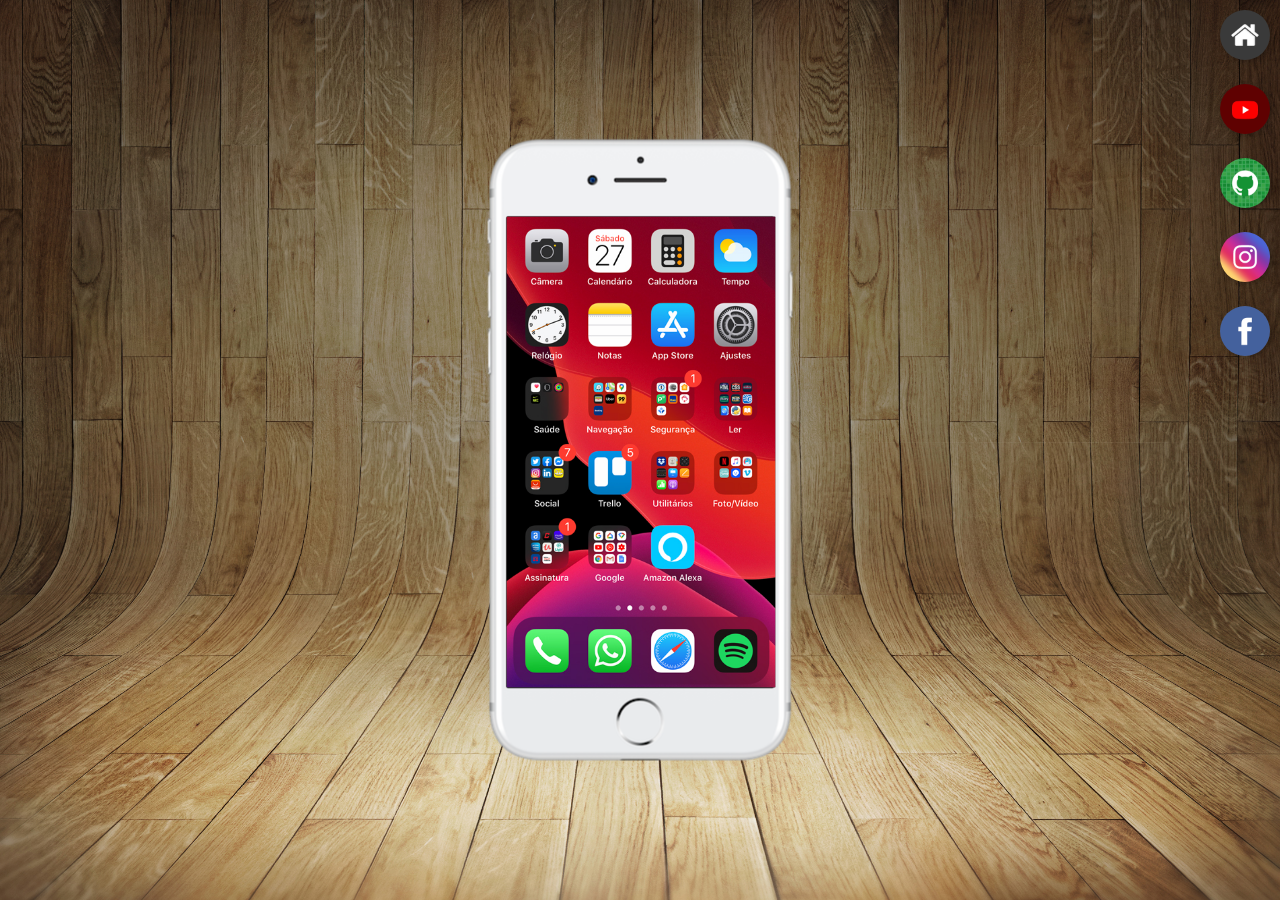
<file: index.html>
<!DOCTYPE html>
<html lang="pt-br">
<head>
    <meta charset="UTF-8">
    <meta http-equiv="X-UA-Compatible" content="IE=edge">
    <meta name="viewport" content="width=device-width, initial-scale=1.0">
    <title>Projetos Redes sociais</title>
    <link rel="shortcut icon" href="favicon.ico" type="image/x-icon">
    <link rel="stylesheet" href="estilos/style.css">
</head>
<body>
    <main>
        <section id="telefone">
            <iframe src="home.html" name="tela" id="tela" frameborder="0"></iframe>
        </section>

        <section id="redes-sociais">
            <a href="home.html" target="tela"><img src="imagens/logo-home.jpg" alt="home"></a> <br>
            <a href="youtube.html" target="tela"><img src="imagens/logo-youtube.jpg" alt="Youtube"></a><br>
            <a href="github.html" target="tela"><img src="imagens/logo-github.jpg" alt="github"></a><br>
            <a href="instagram.html" target="tela"><img src="imagens/logo-instagram.jpg" alt="instagram"> </a><br>
            <a href="facebook.html" target="tela"><img src="imagens/logo-facebook.jpg" alt="facebook"> </a>
        </section>
    </main>
</body>
</html>
</file>
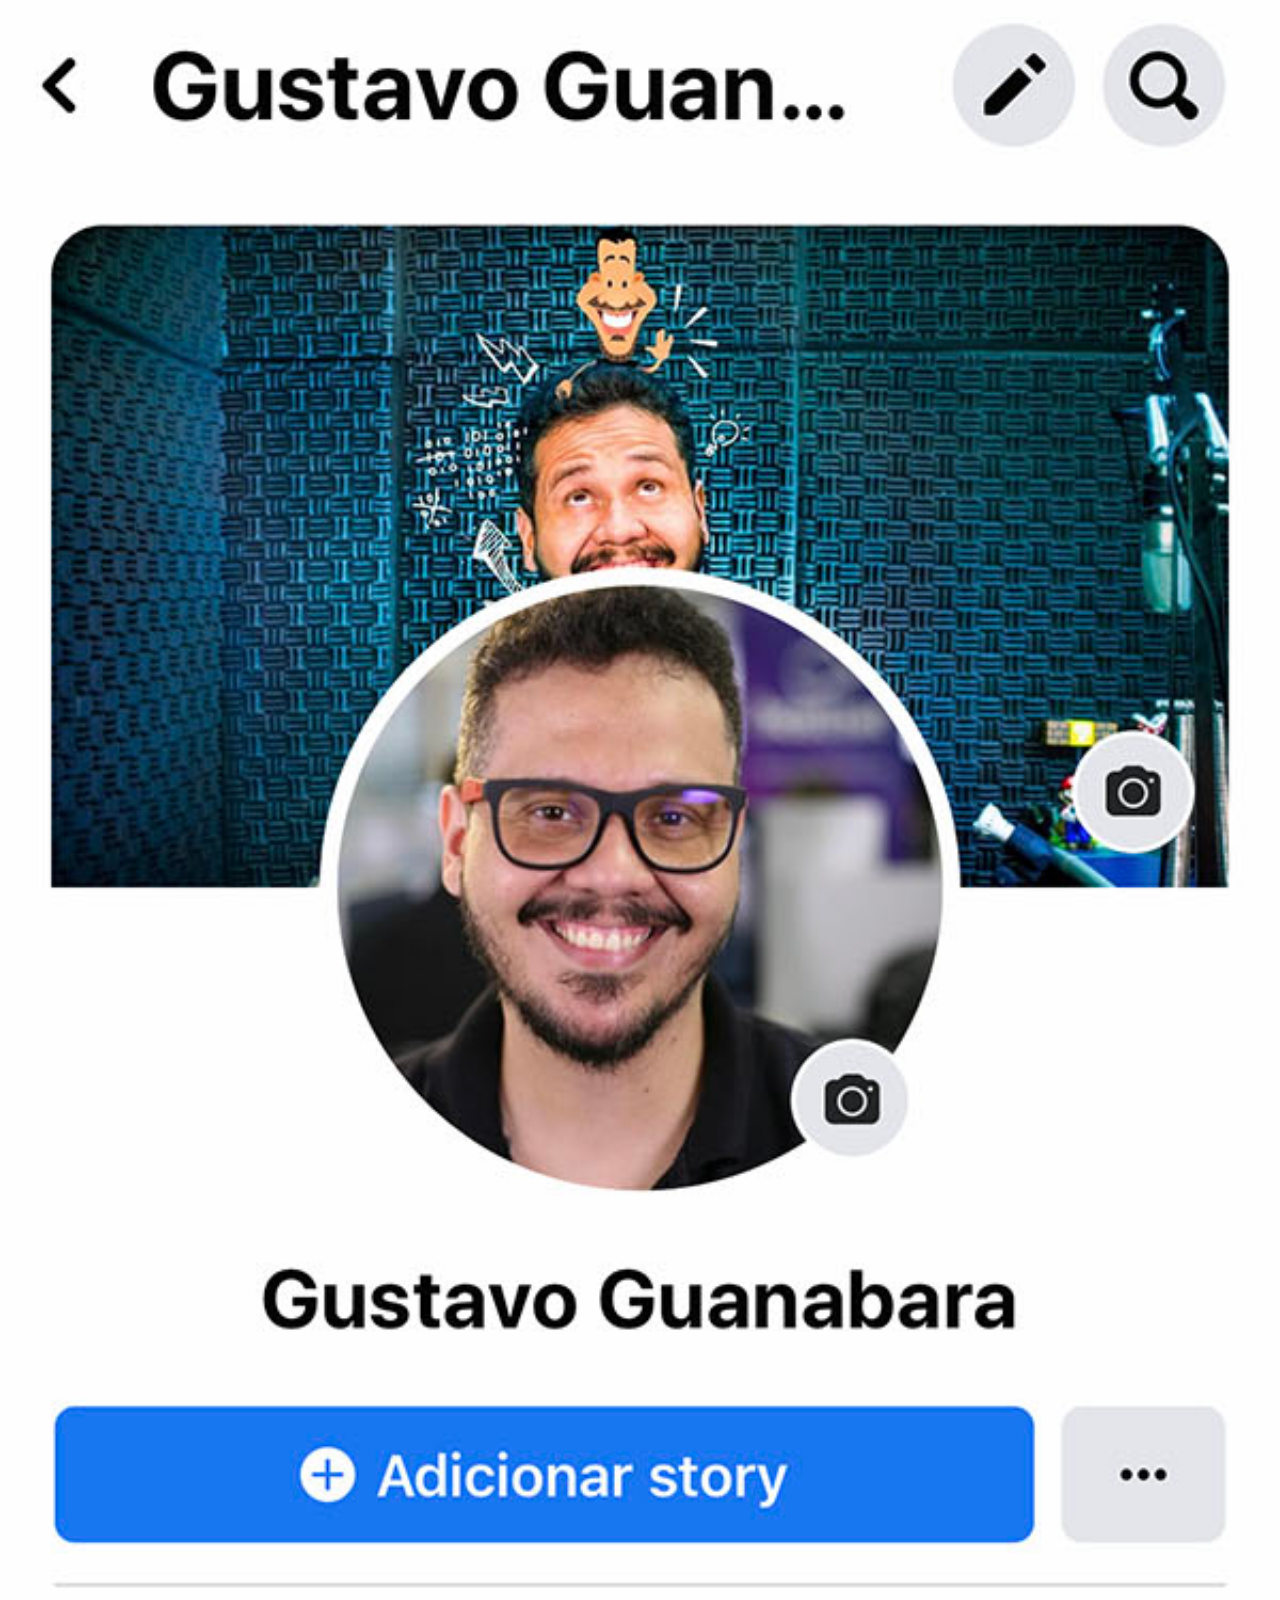
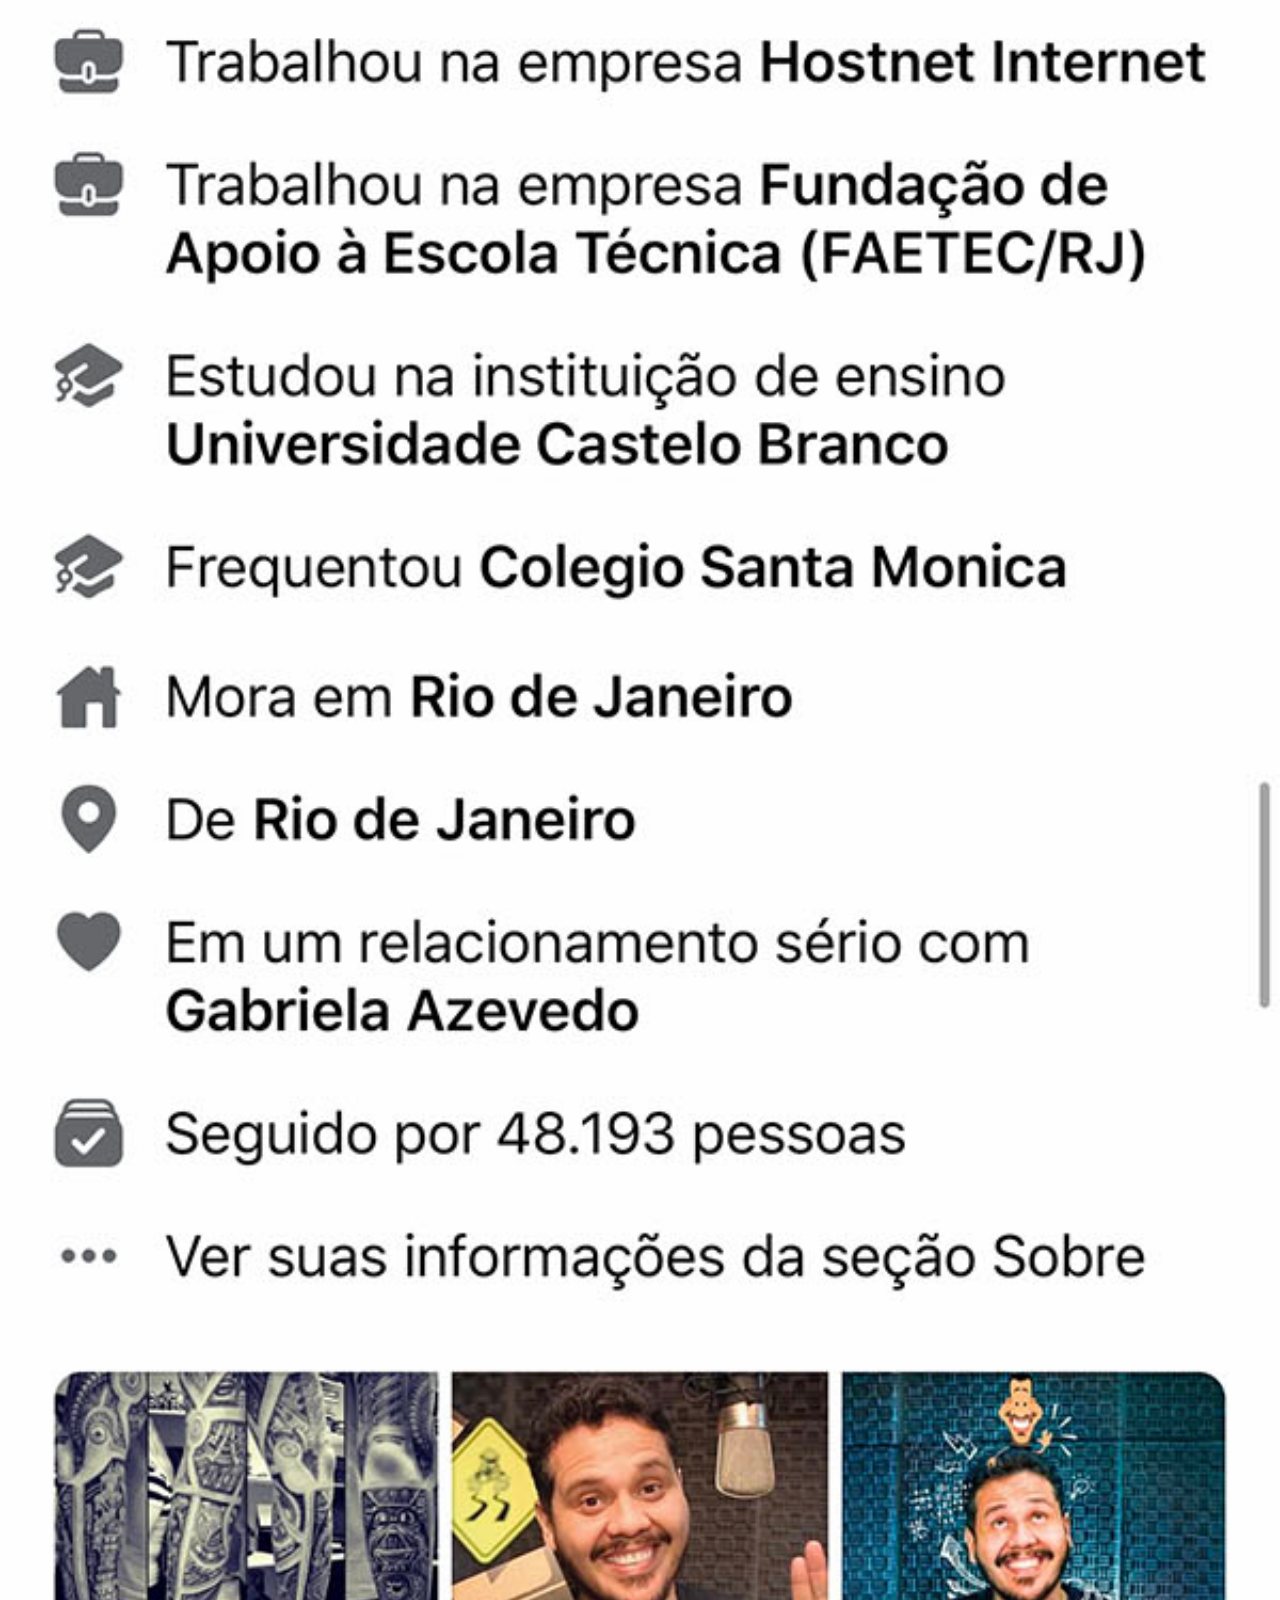
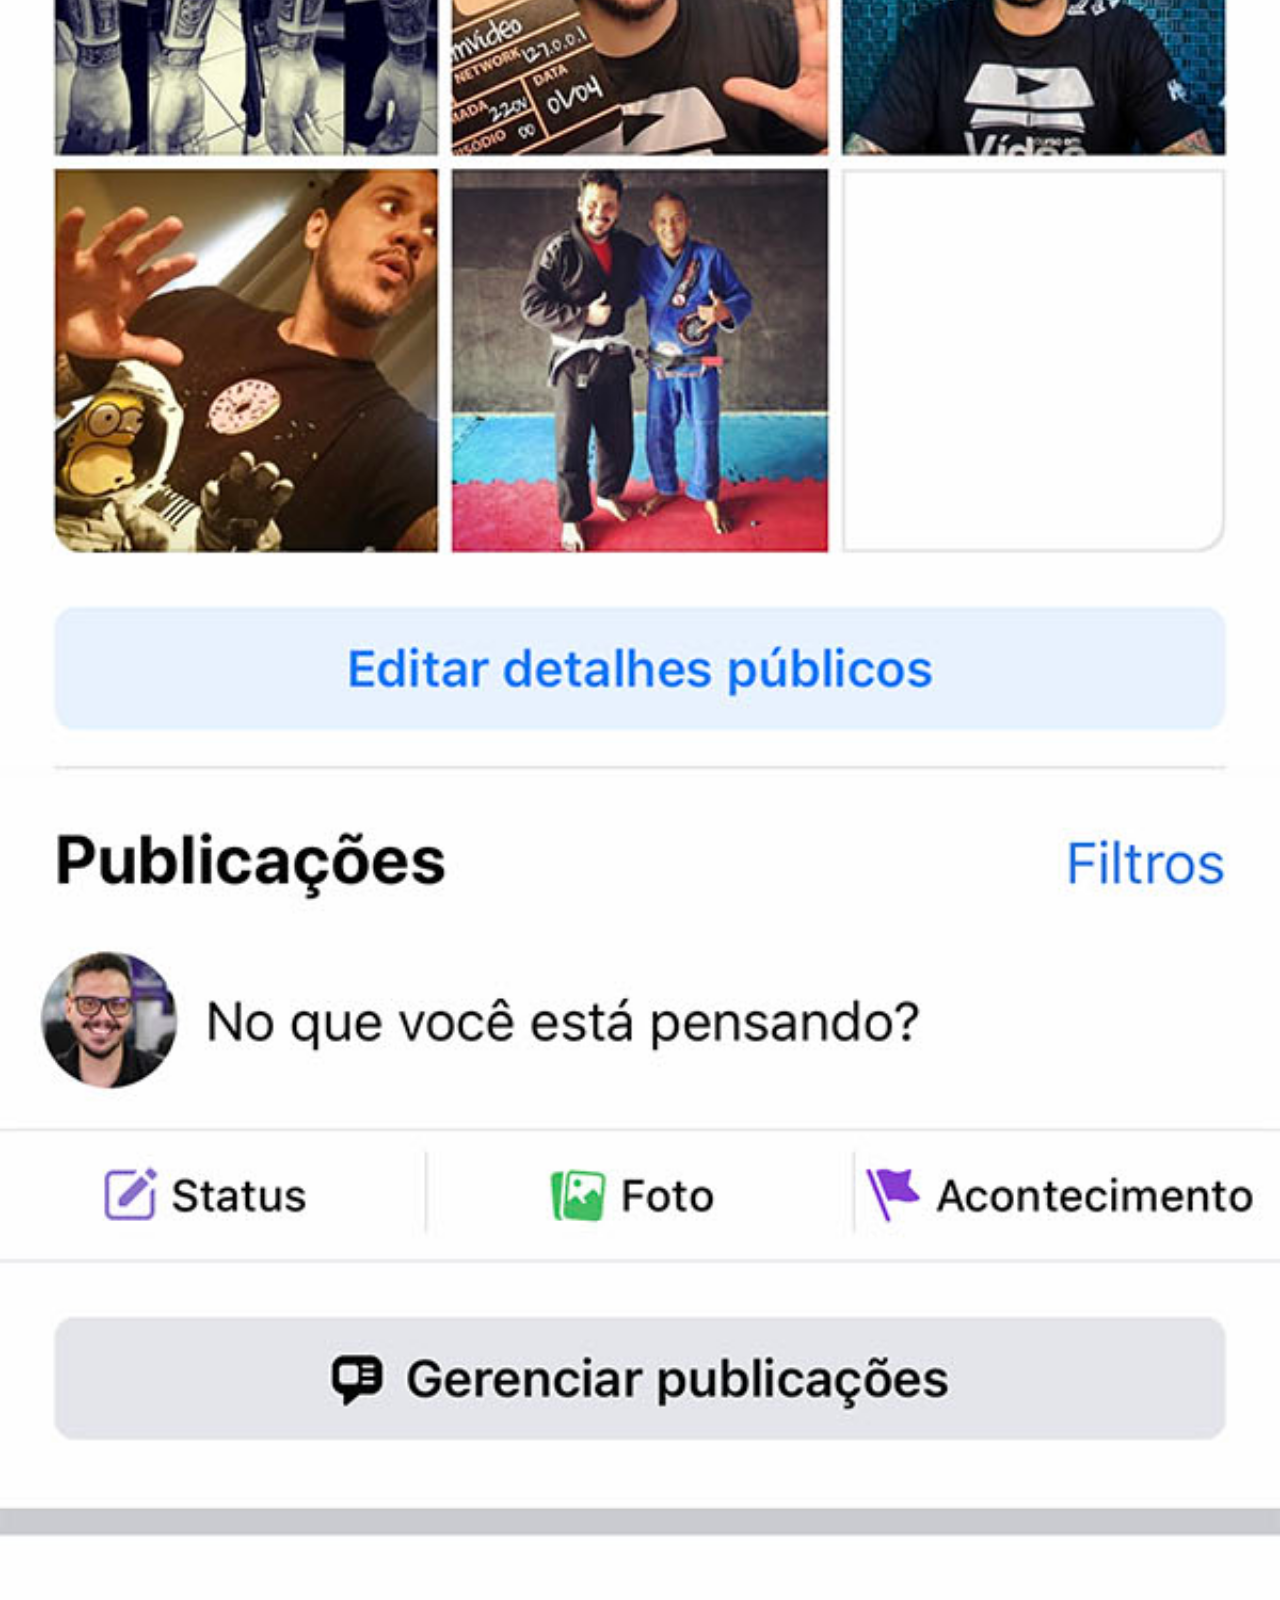
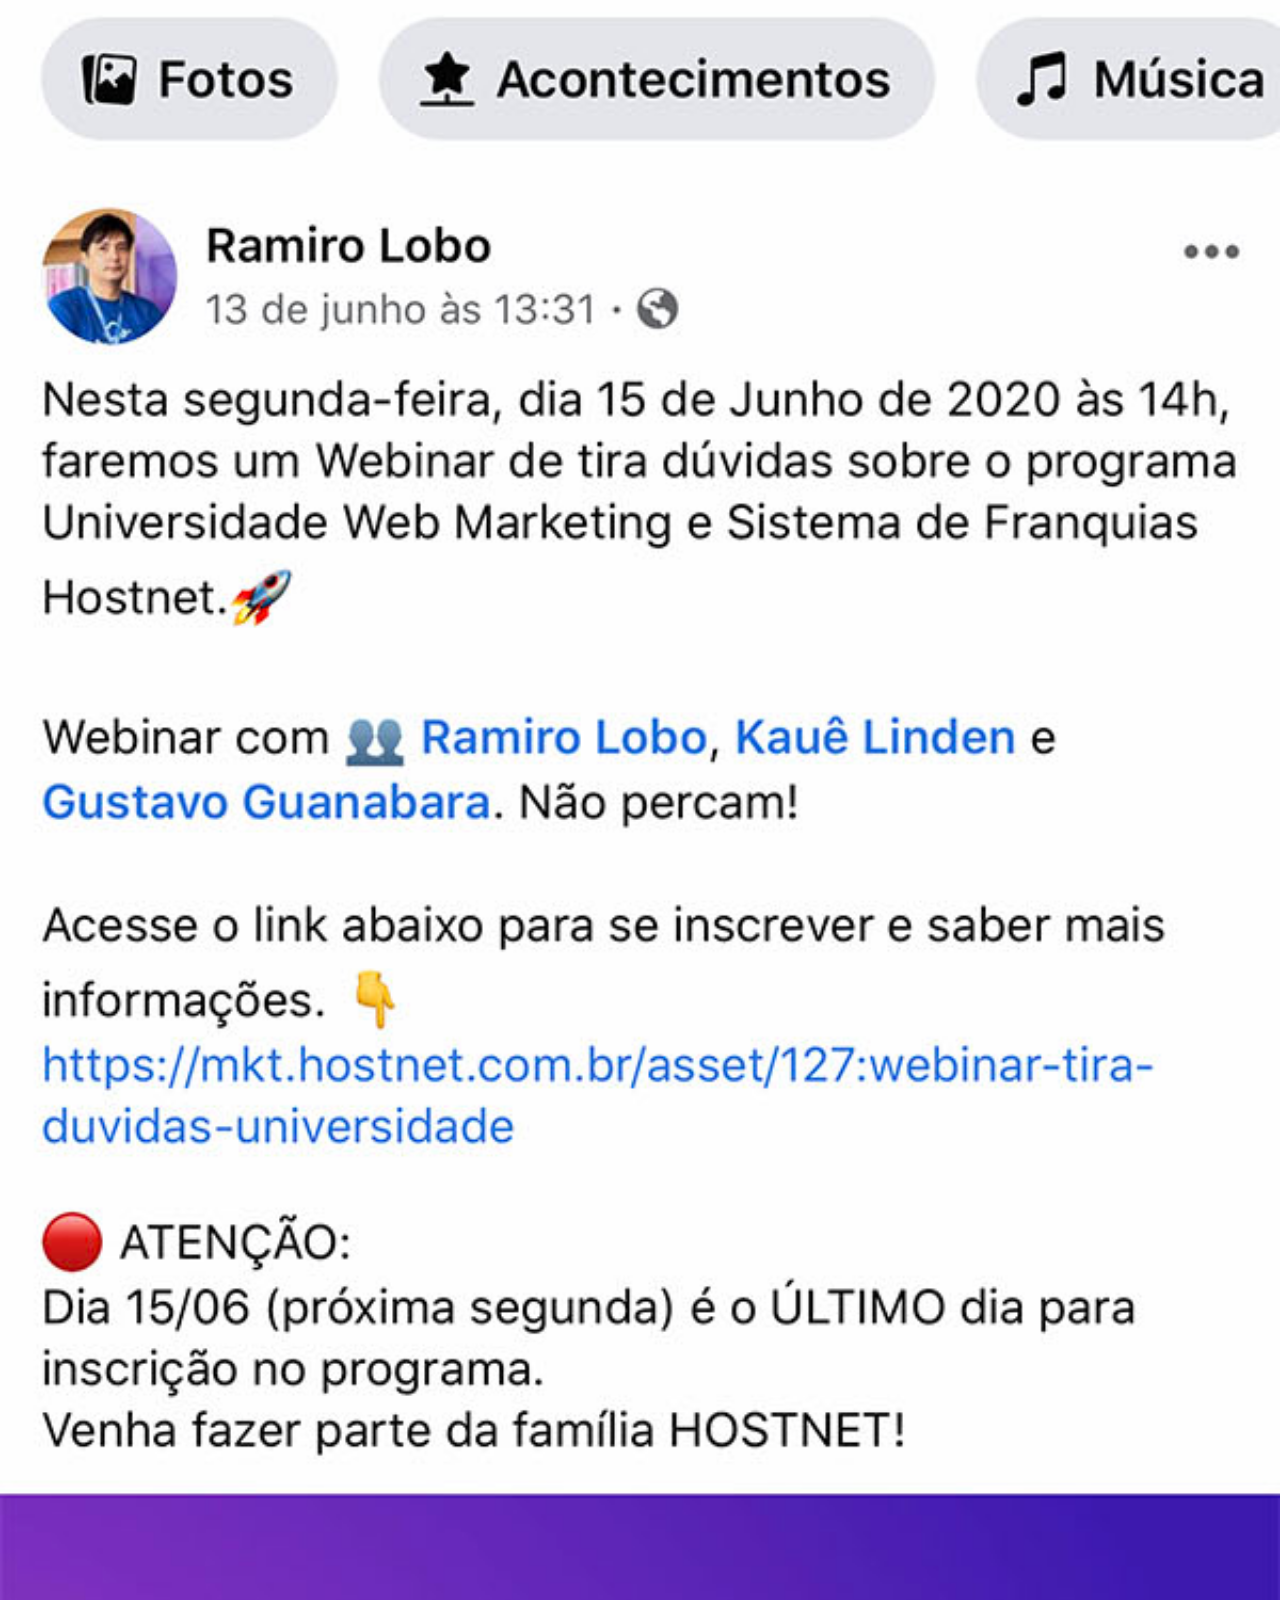
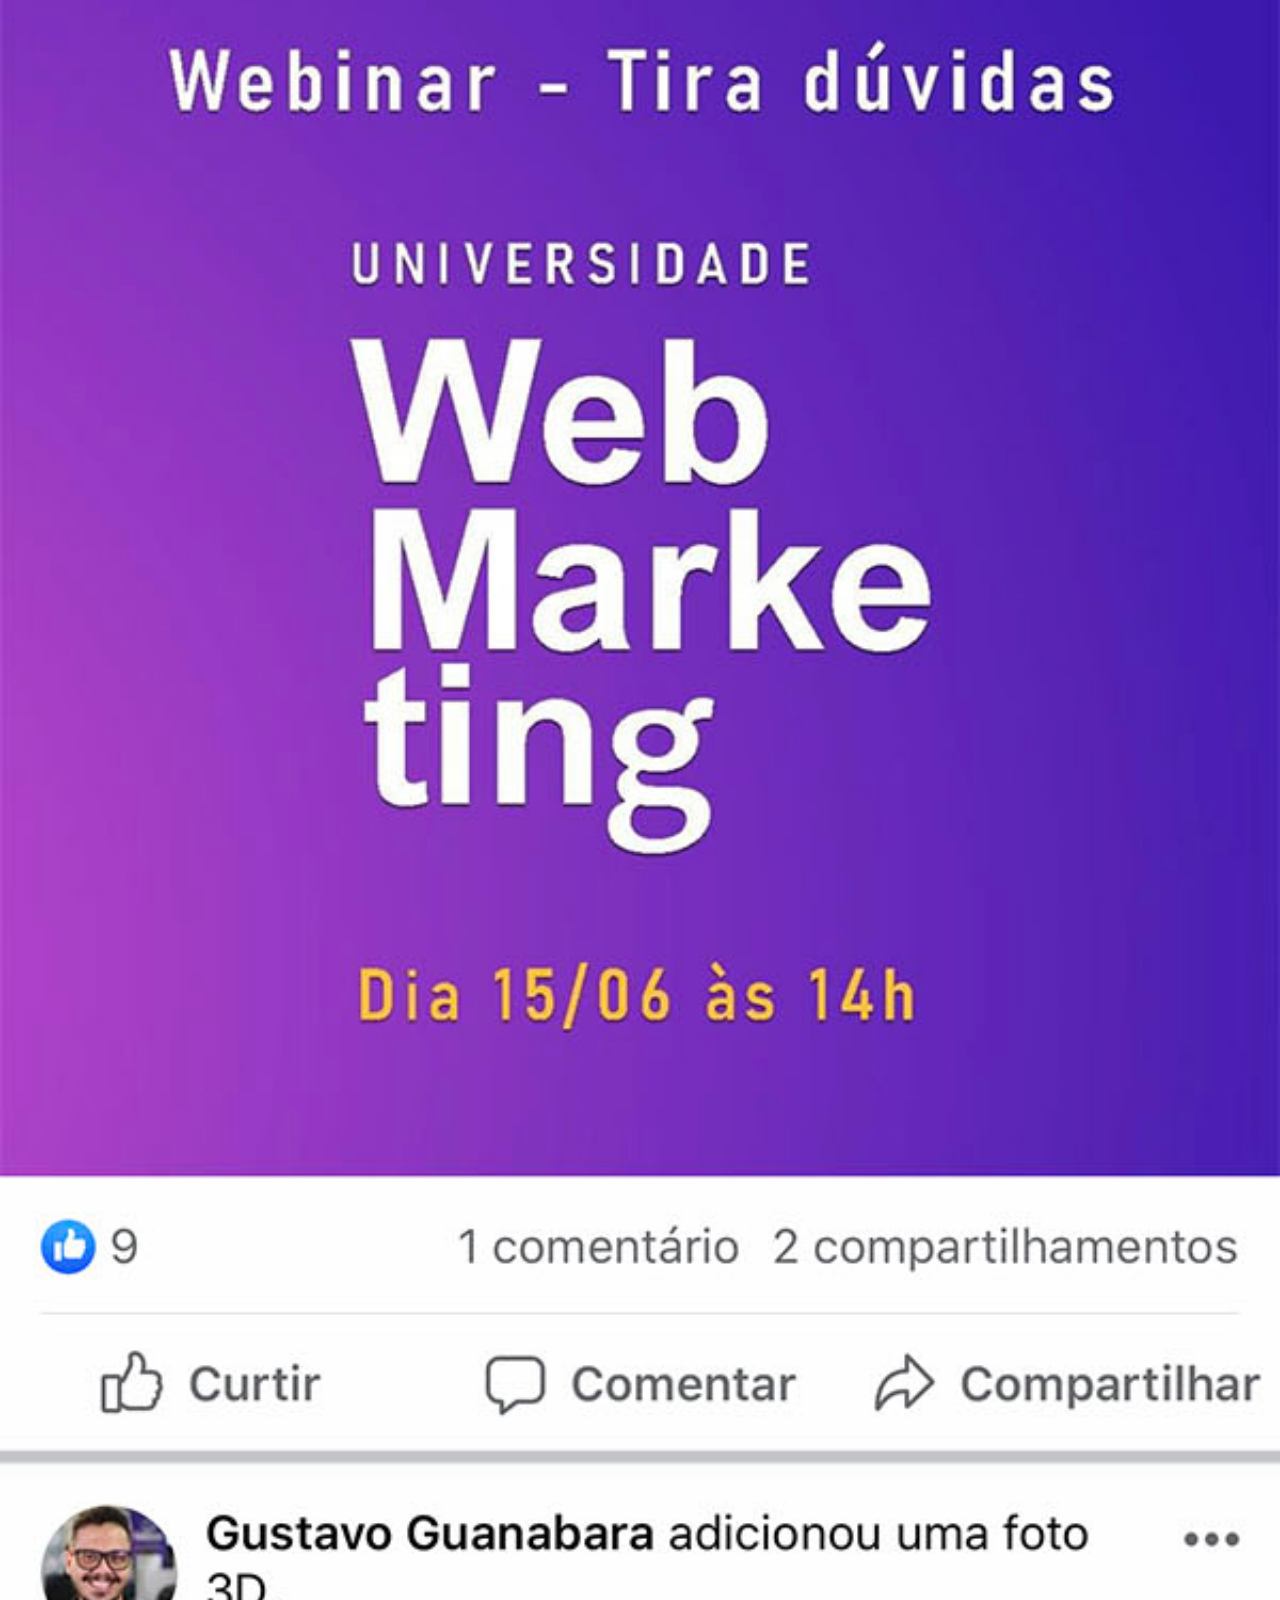
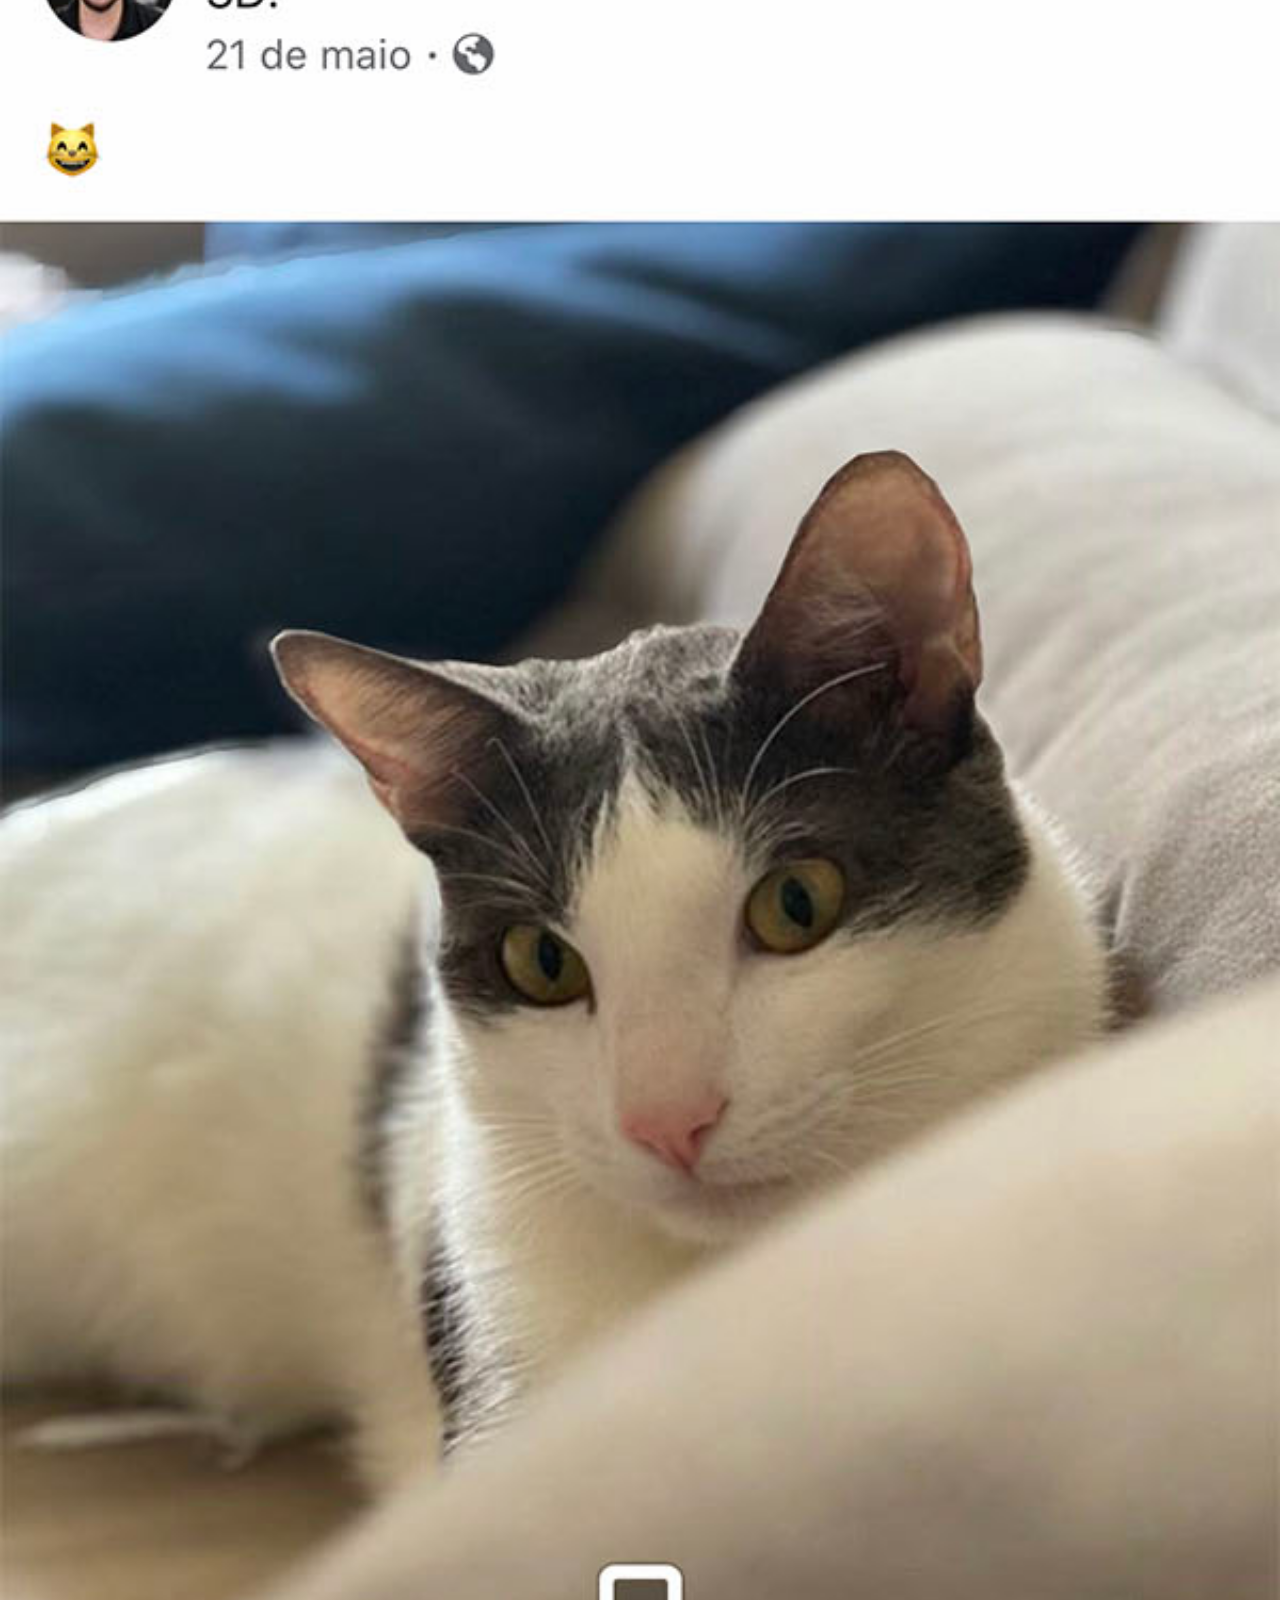
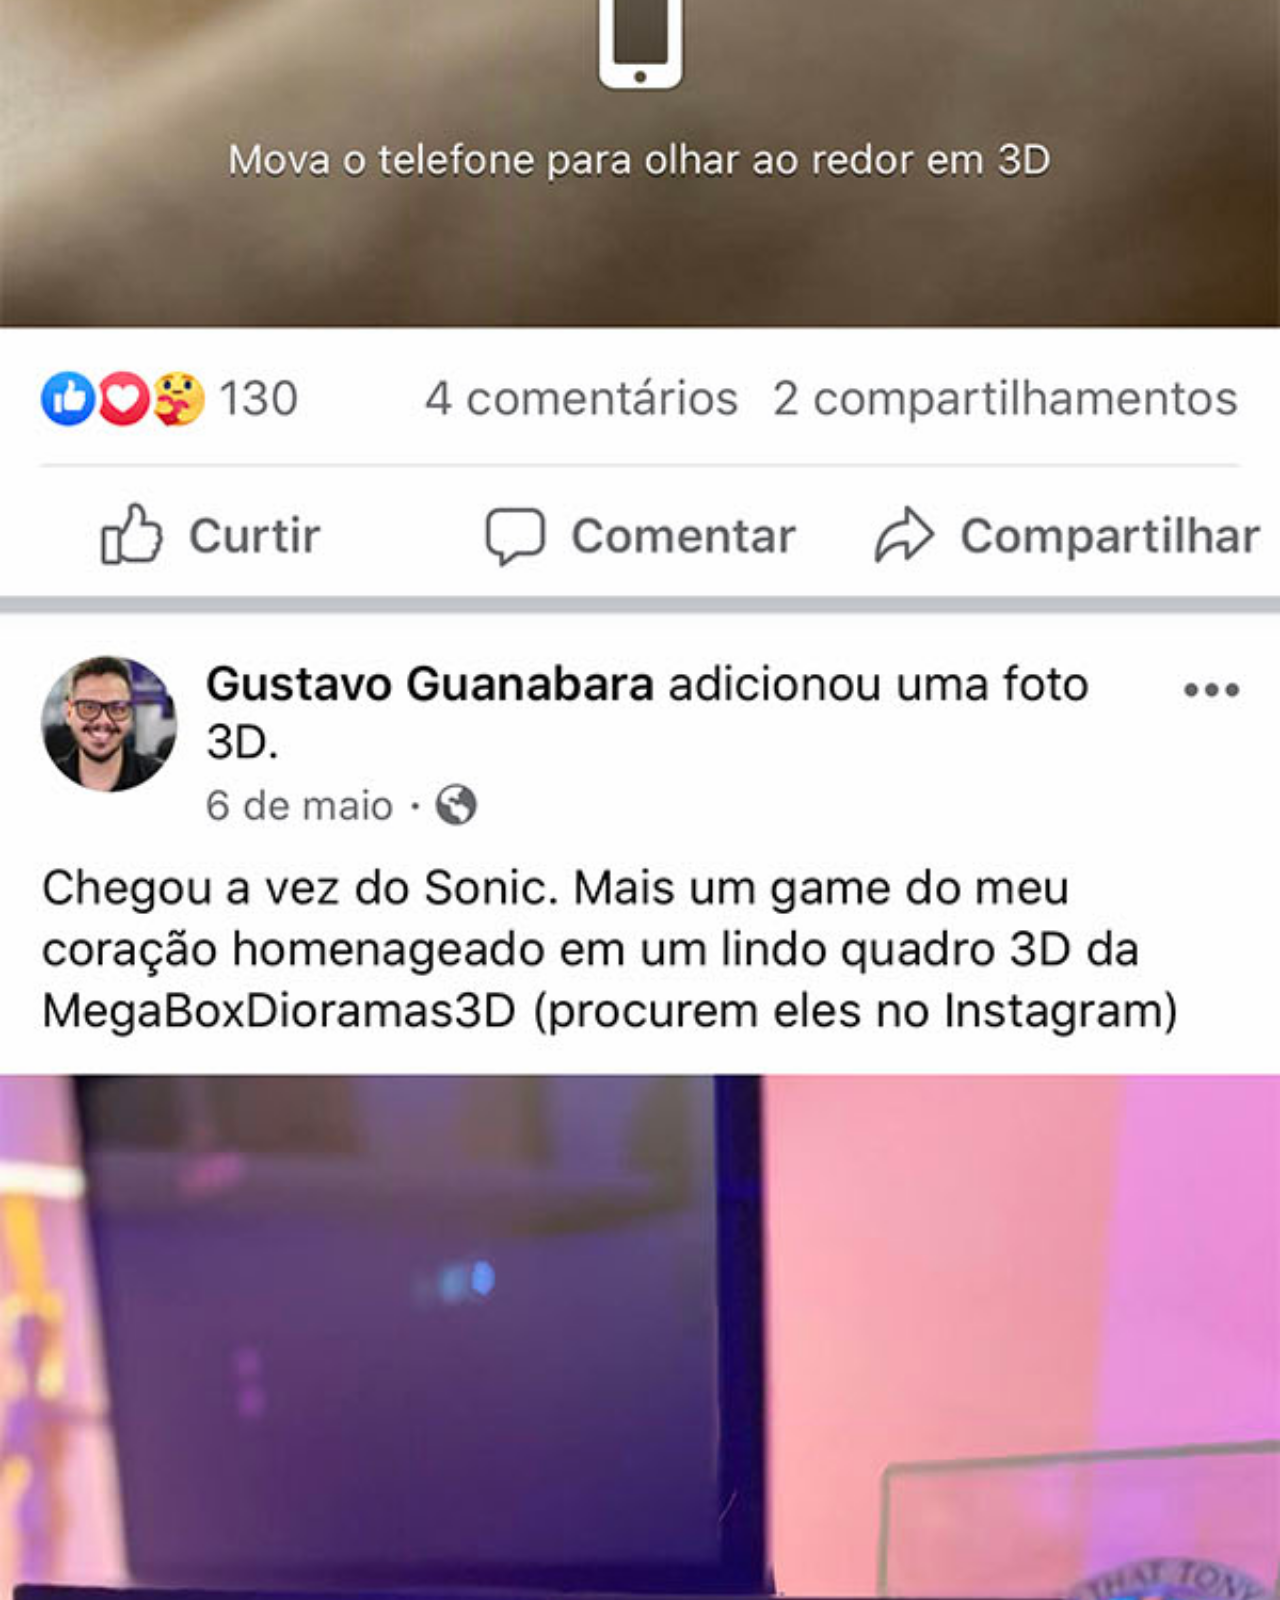
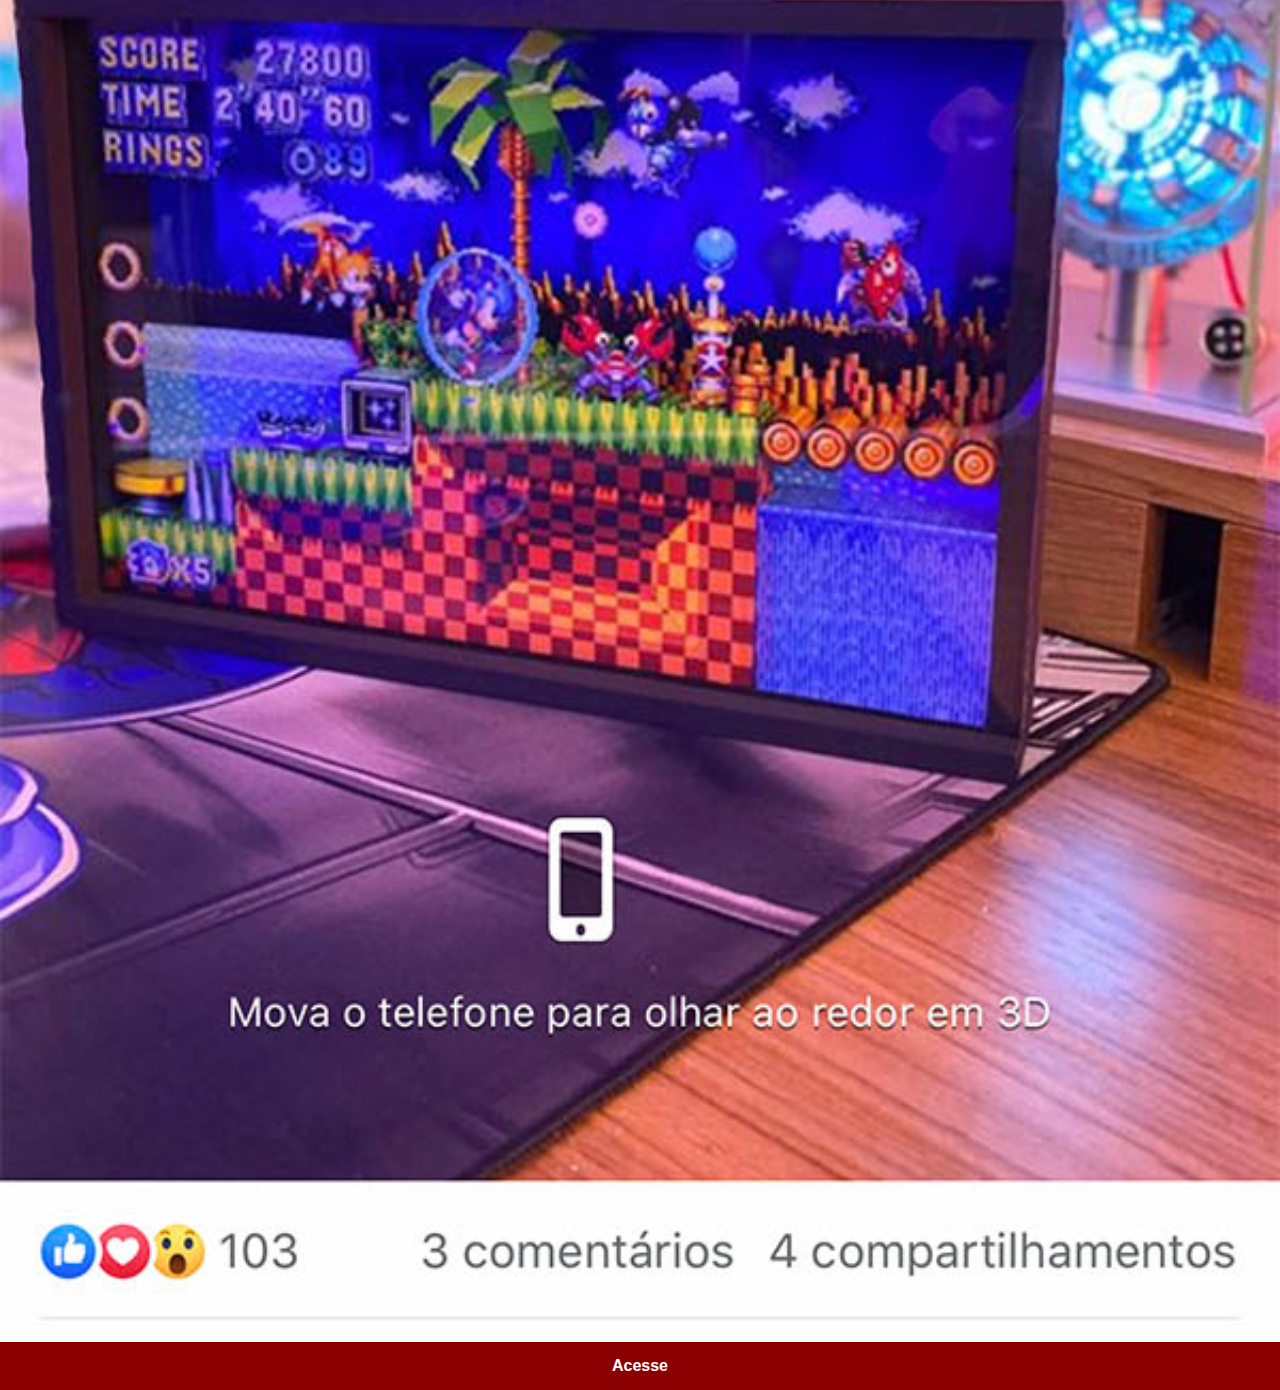
<file: facebook.html>
<!DOCTYPE html>
<html lang="pt-bt">
<head>
    <meta charset="UTF-8">
    <meta http-equiv="X-UA-Compatible" content="IE=edge">
    <meta name="viewport" content="width=device-width, initial-scale=1.0">
    <title>Youtube</title>
    <link rel="stylesheet" href="estilos/social.css">
    
</head>
<body>
    <img src="imagens/tela-facebook.jpg" alt="Facebook">
    <a href="https://www.facebook.com/gustavoguanabara" target="_blank"> Acesse</a>
</body>
</html>
</file>
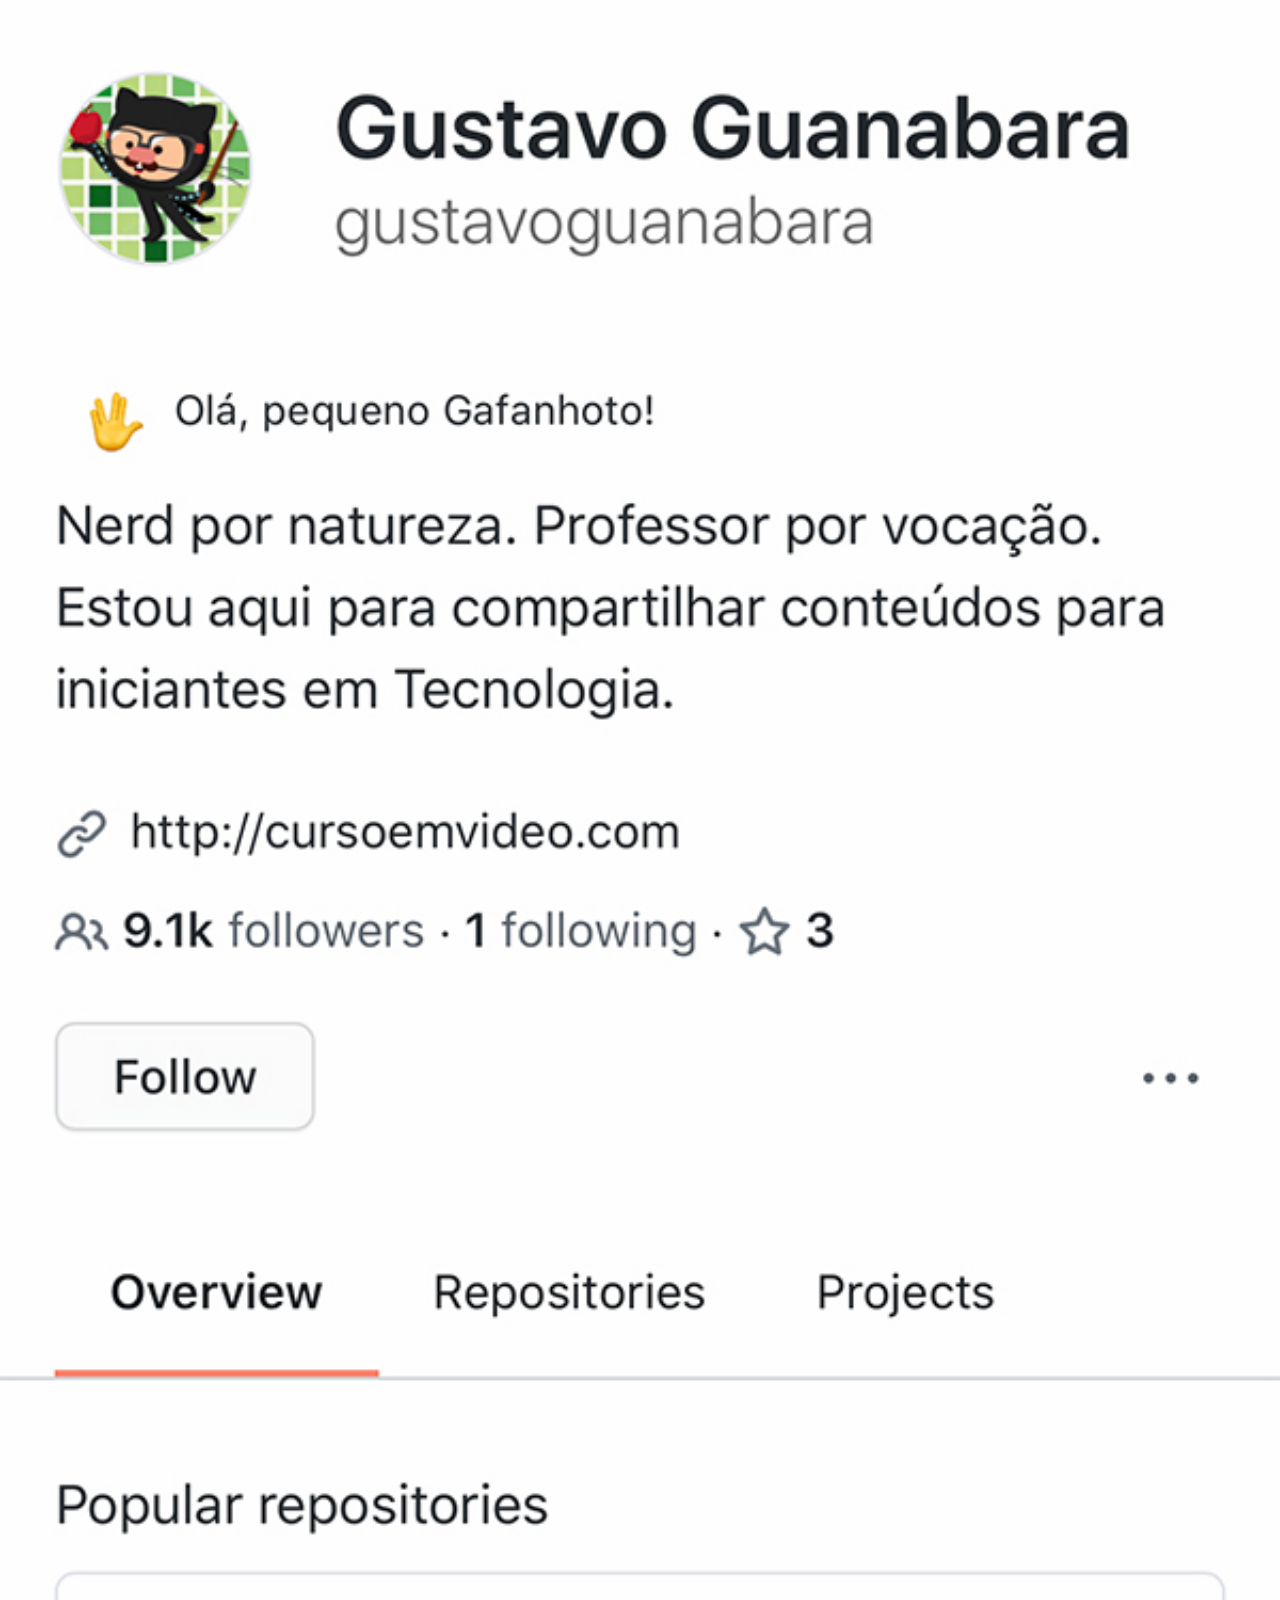
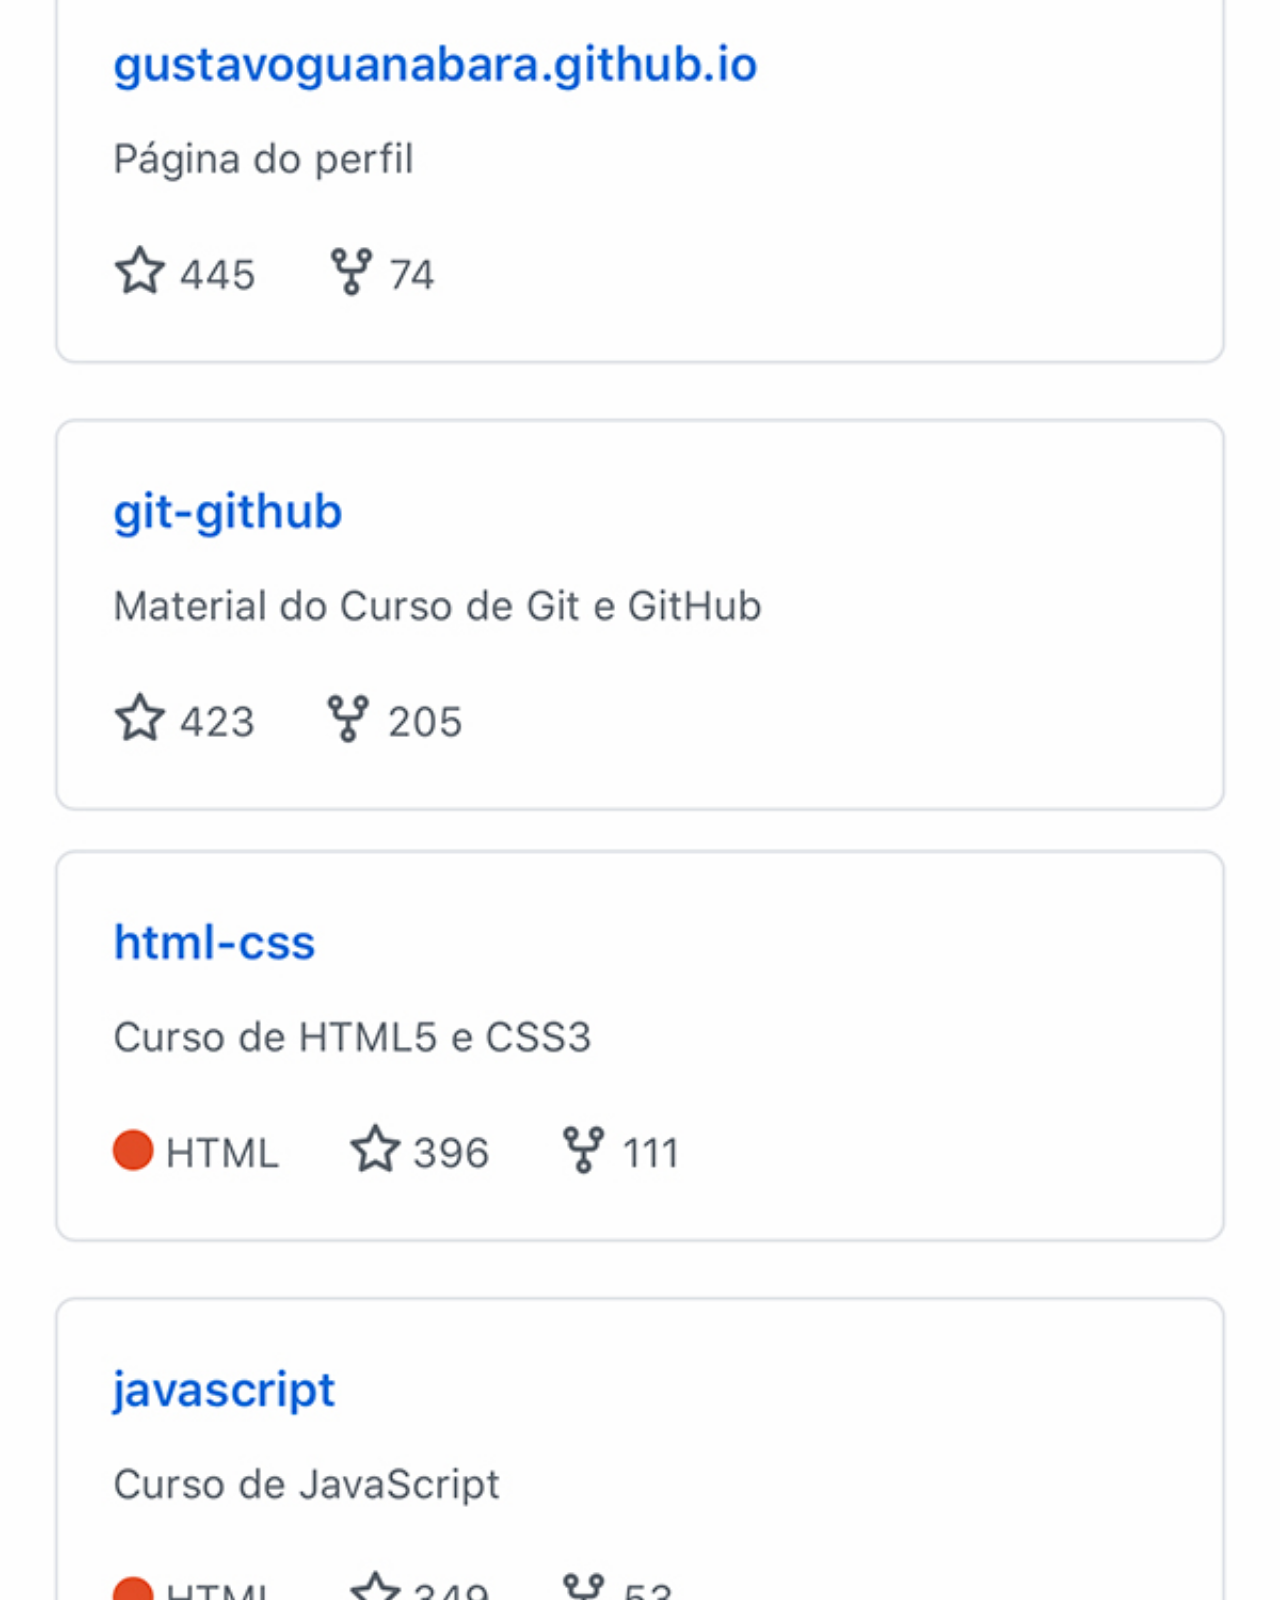
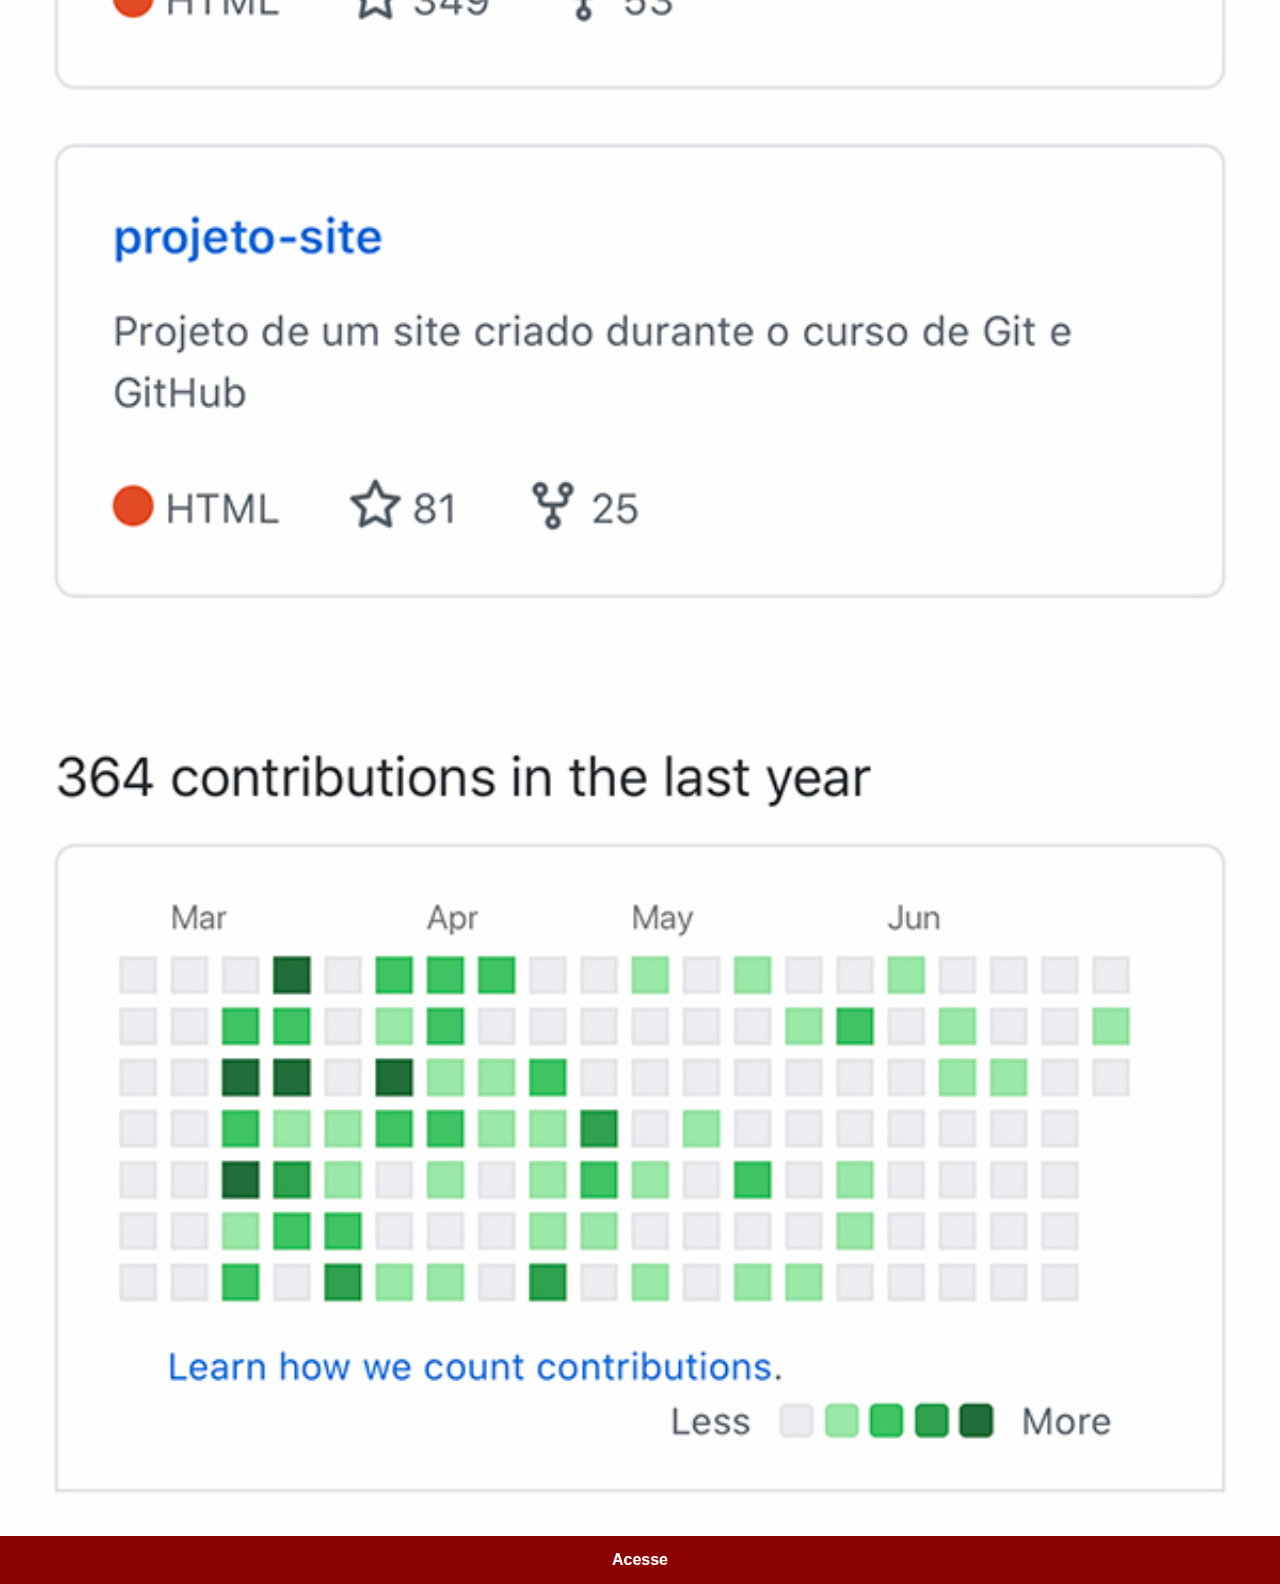
<file: github.html>
<!DOCTYPE html>
<html lang="pt-bt">
<head>
    <meta charset="UTF-8">
    <meta http-equiv="X-UA-Compatible" content="IE=edge">
    <meta name="viewport" content="width=device-width, initial-scale=1.0">
    <title>Youtube</title>
    <link rel="stylesheet" href="estilos/social.css">
    
</head>
<body>
    <img src="imagens/tela-github.jpg" alt="Githuh">
    <a href="https://gustavoguanabara.github.io./" target="_blank"> Acesse</a>
</body>
</html>
</file>
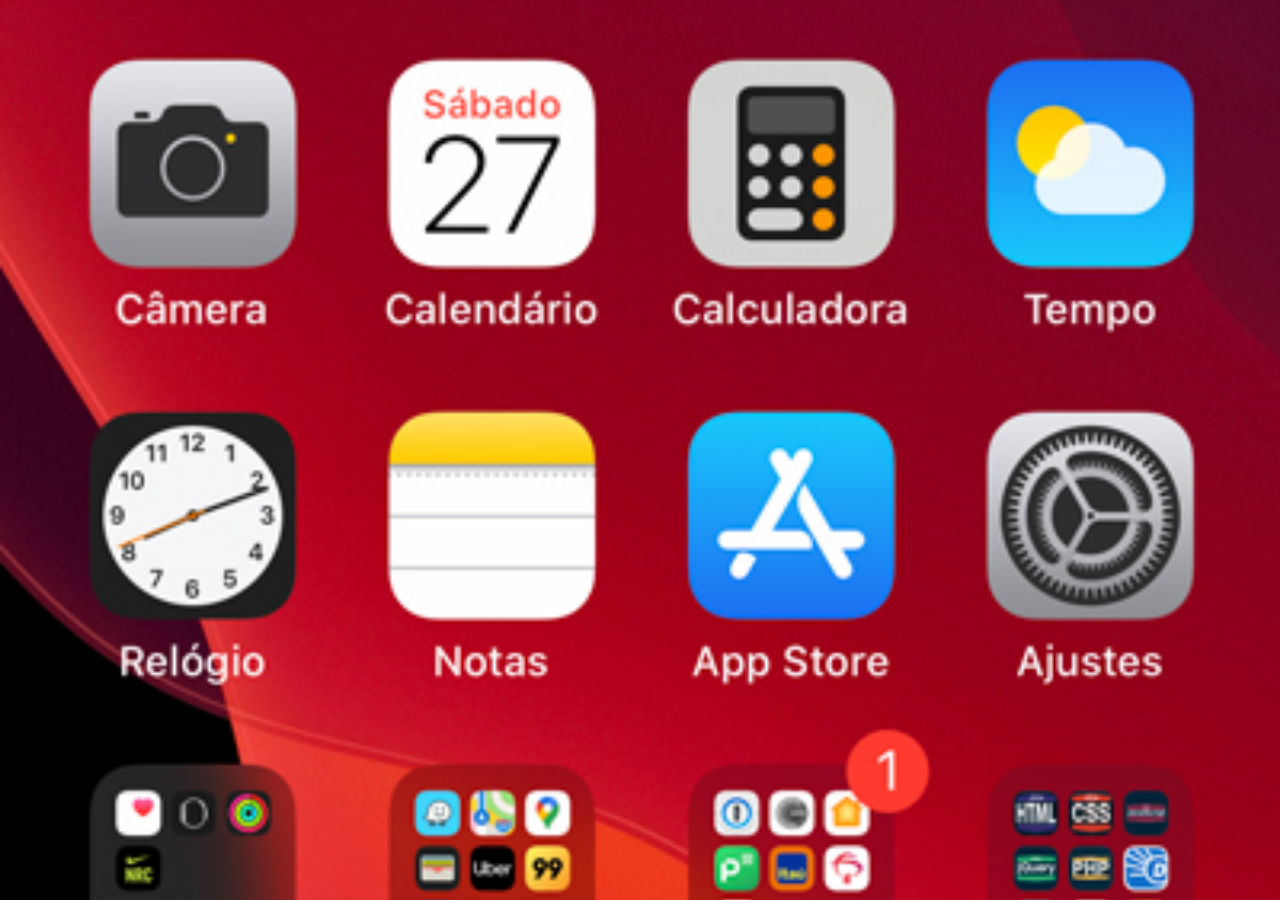
<file: home.html>
<!DOCTYPE html>
<html lang="pt-br">
<head>
    <meta charset="UTF-8">
    <meta http-equiv="X-UA-Compatible" content="IE=edge">
    <meta name="viewport" content="width=device-width, initial-scale=1.0">
    <title>Document</title>
    <style>
        *{
            margin: 0px;
            padding: 0px;
        }
        body{
            width: 100vw;
            height: 100vh;
            background: black url('imagens/tela-home.jpg') no-repeat top center;
            background-size: cover;
            
        }
    </style>
</head>
<body>
    
</body>
</html>
</file>
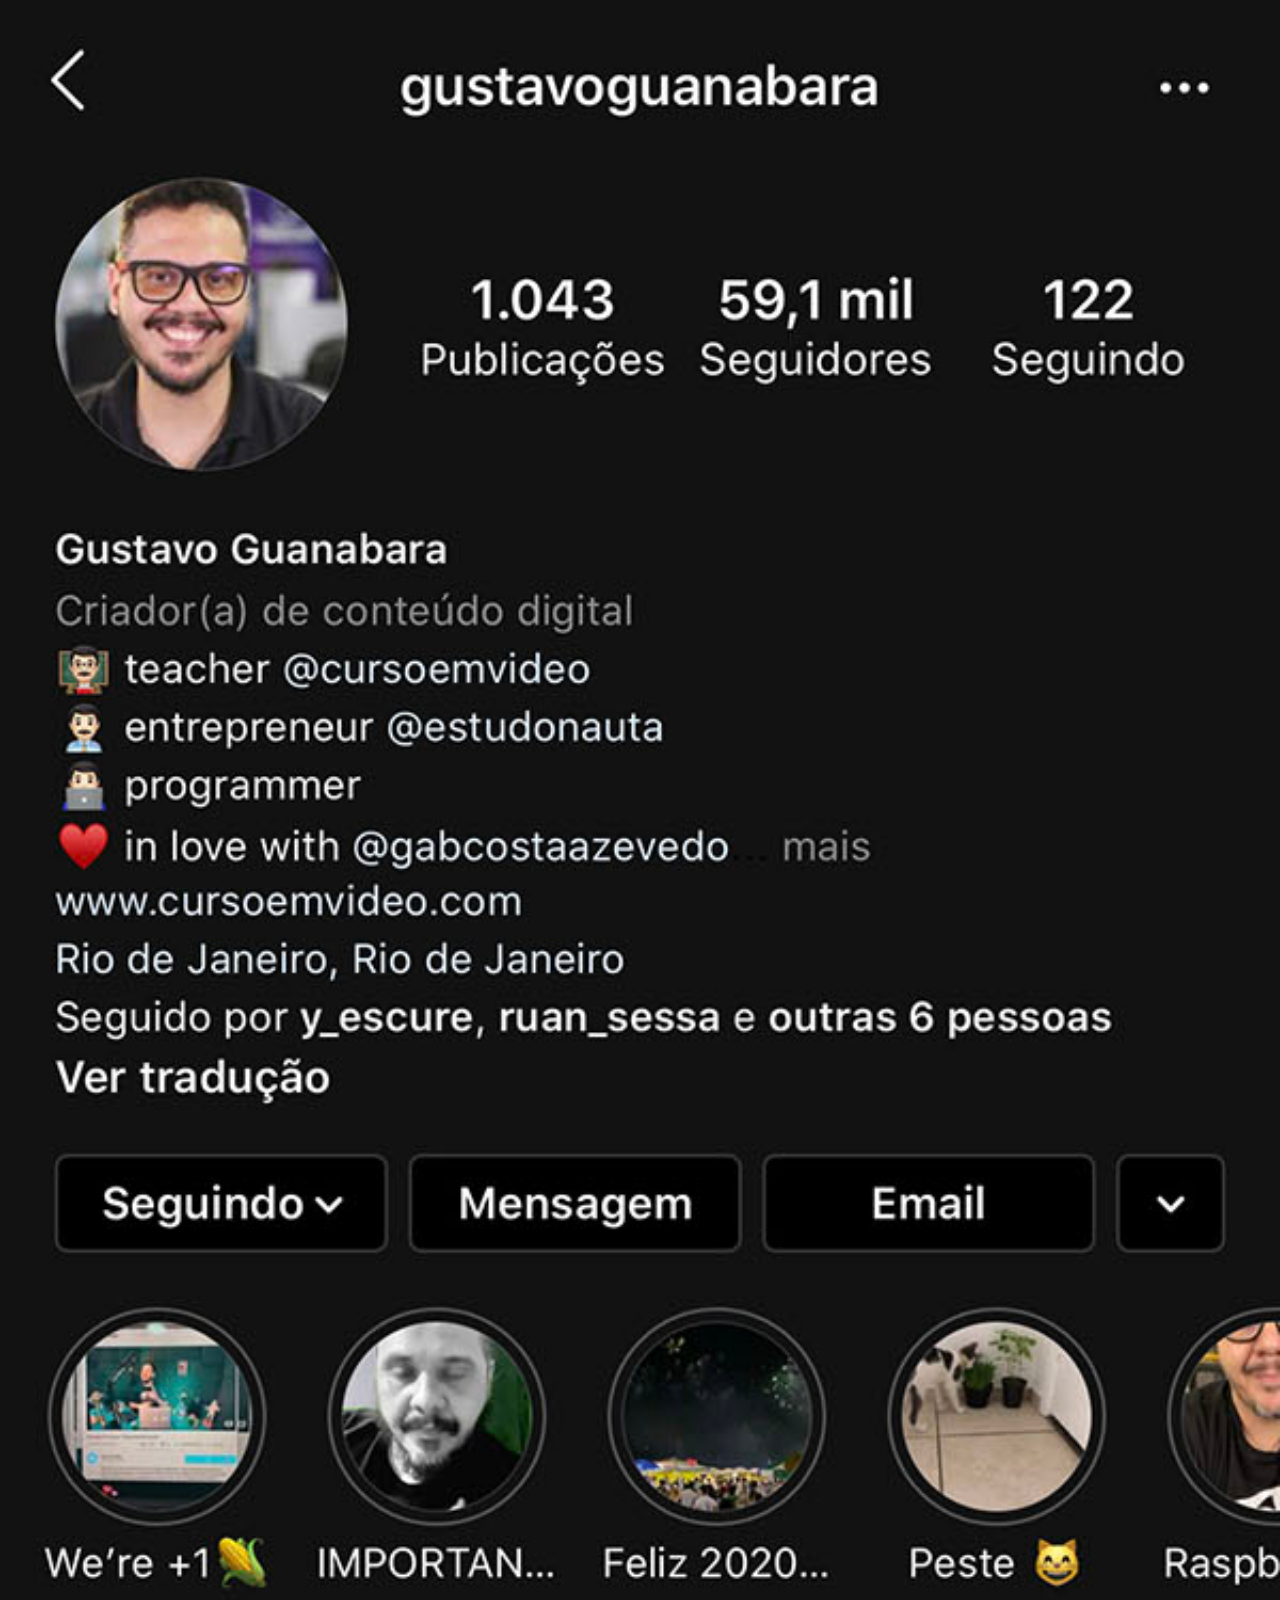
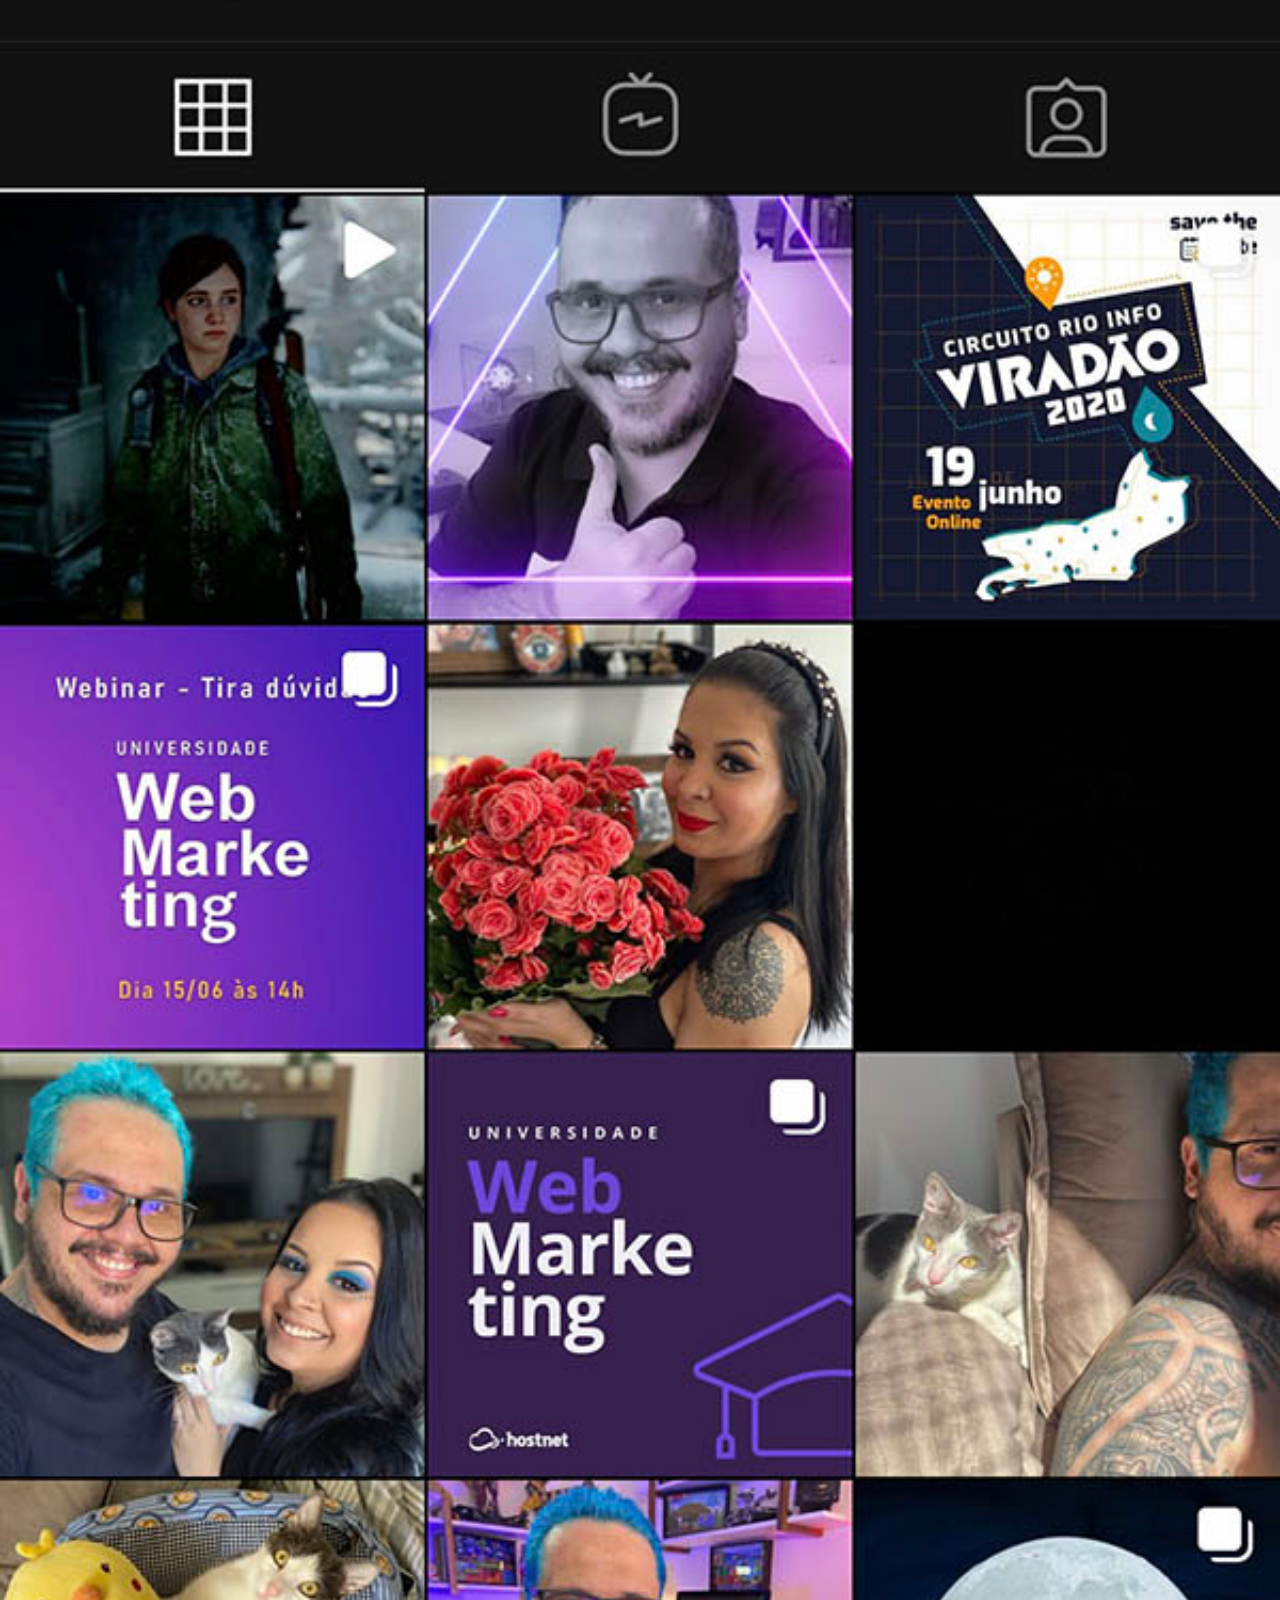
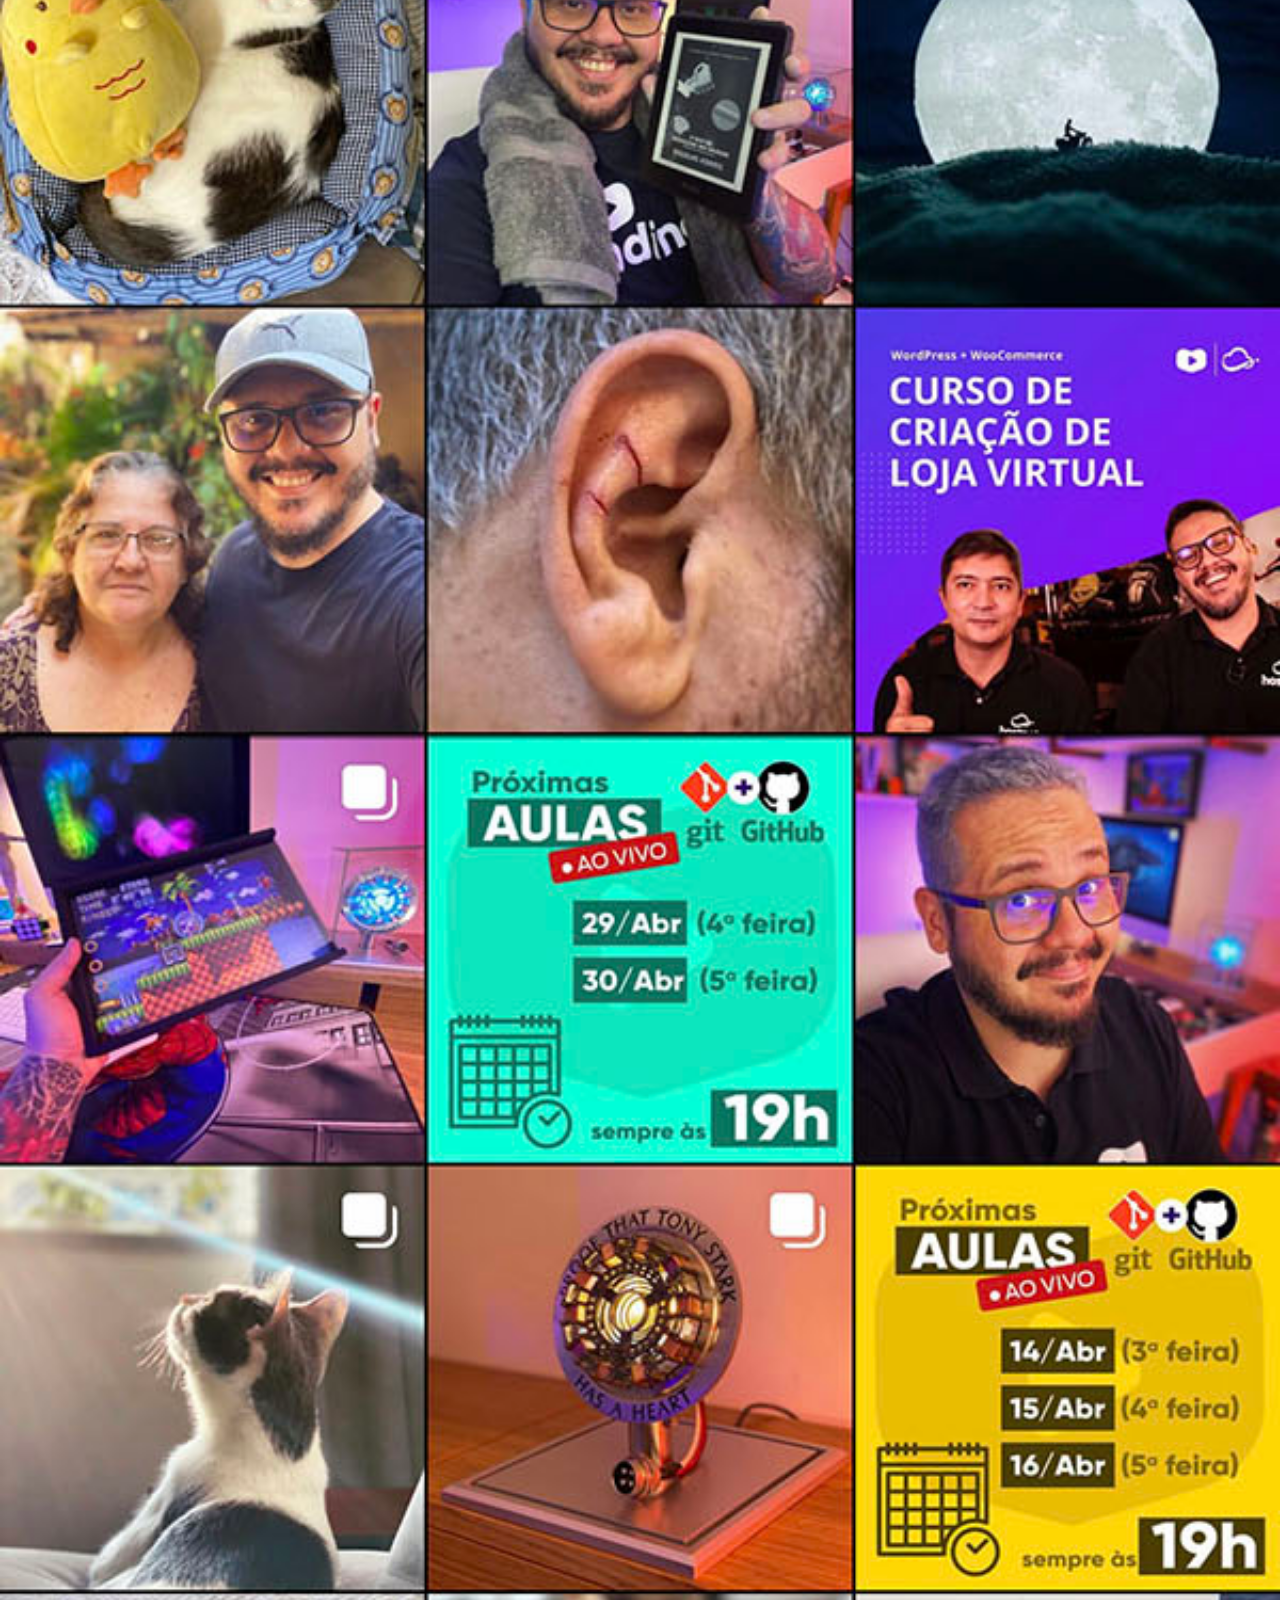
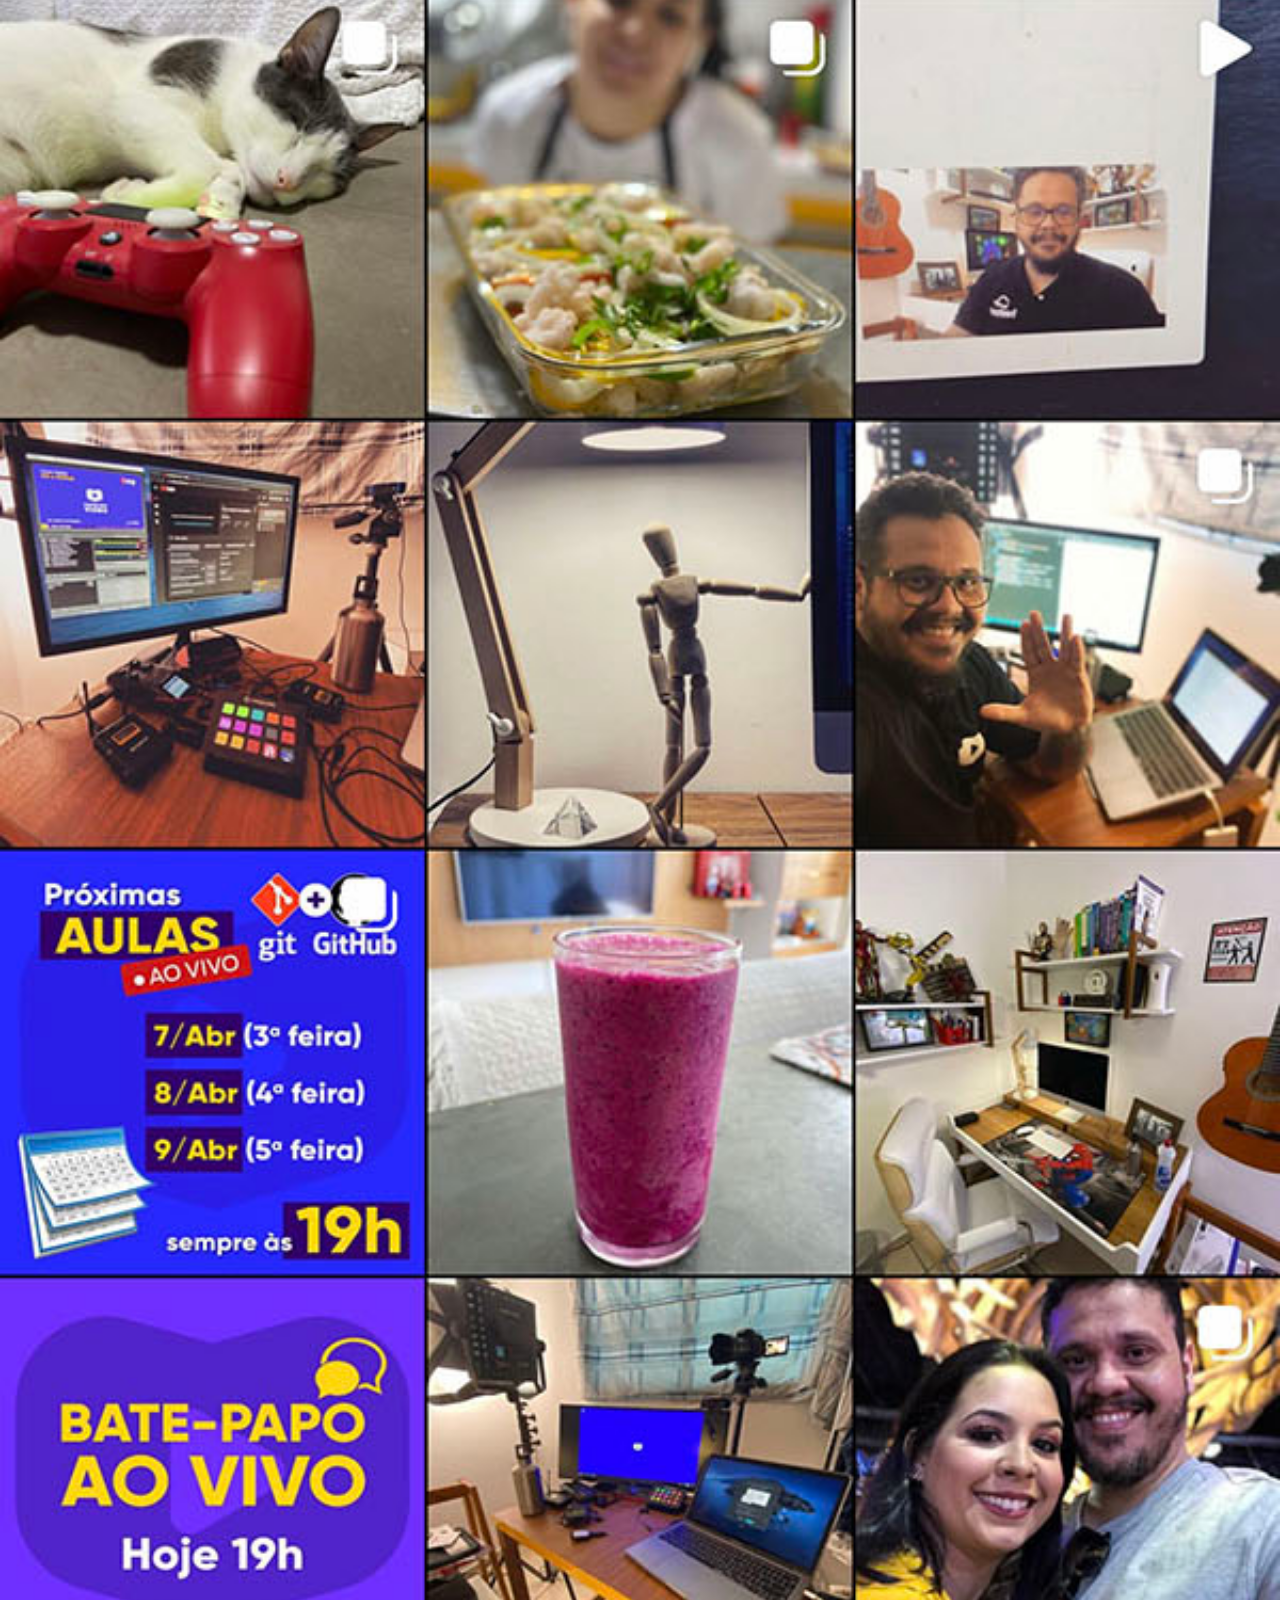
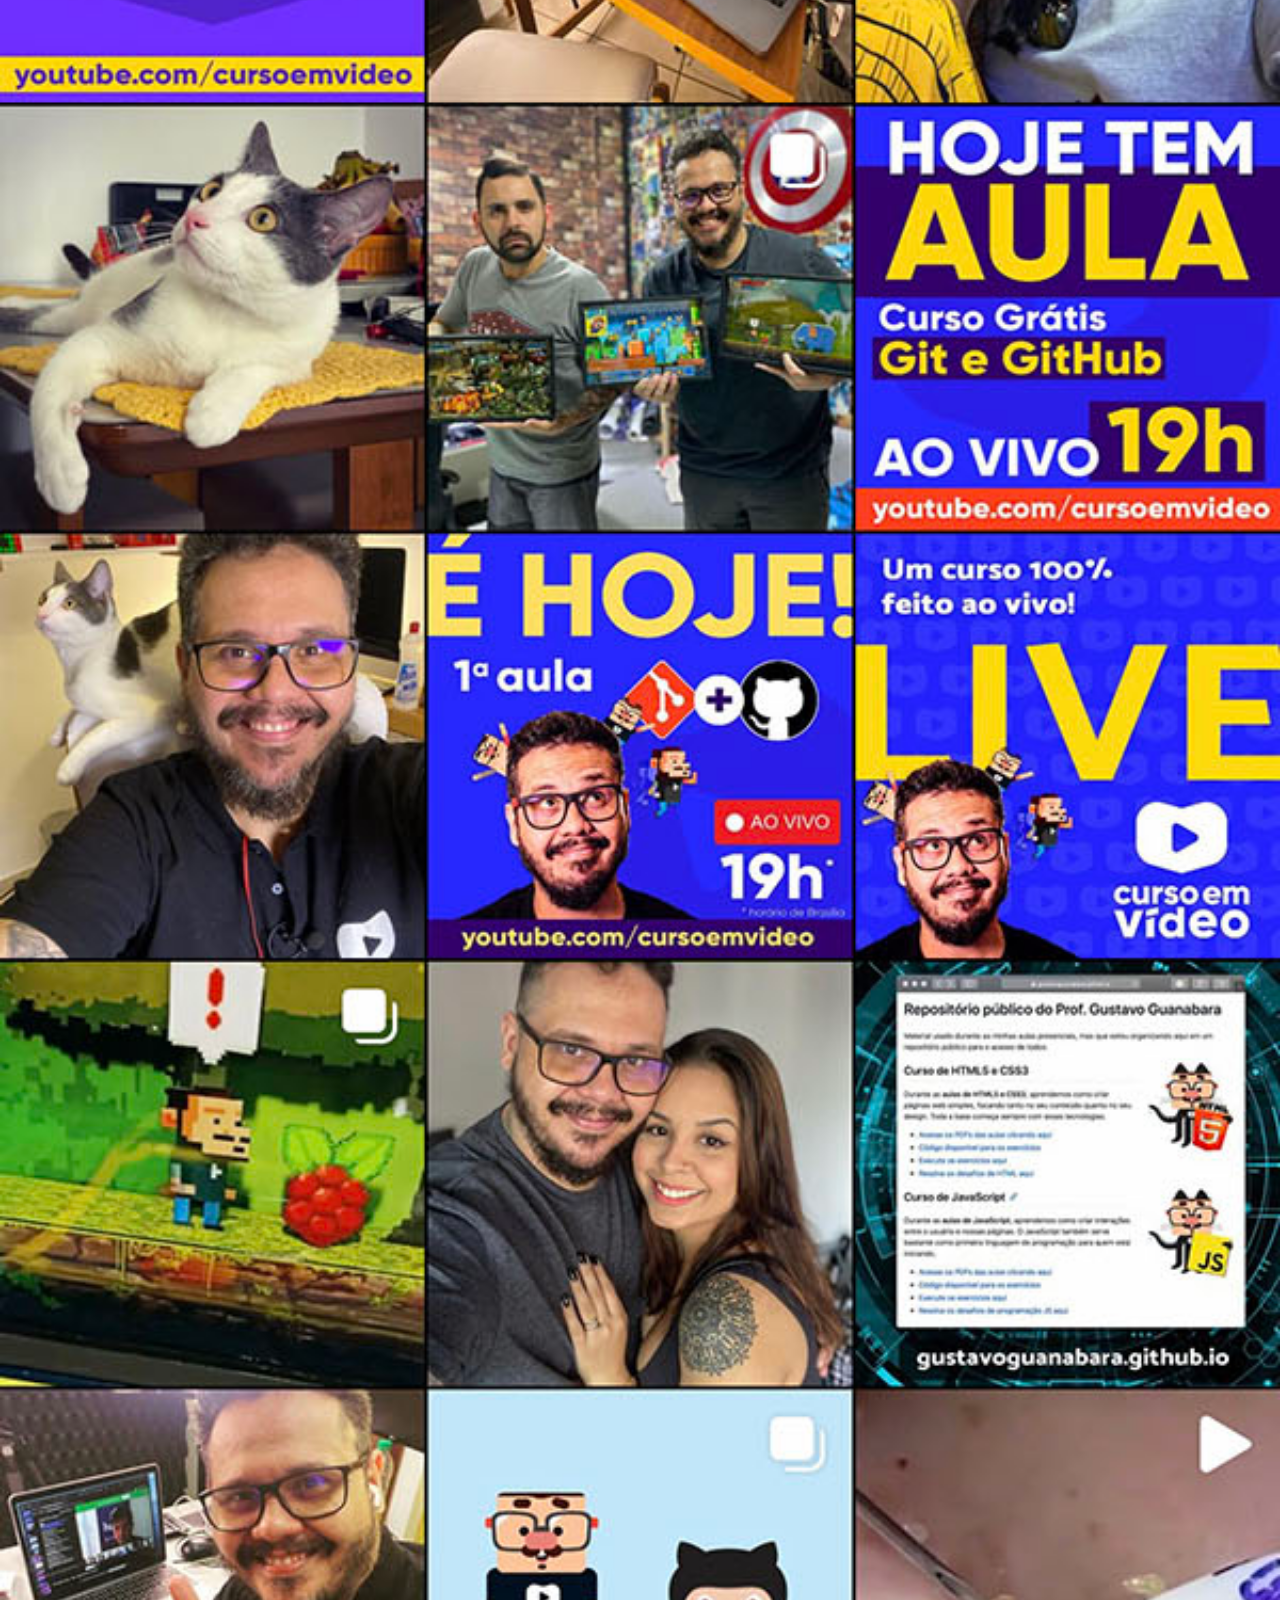
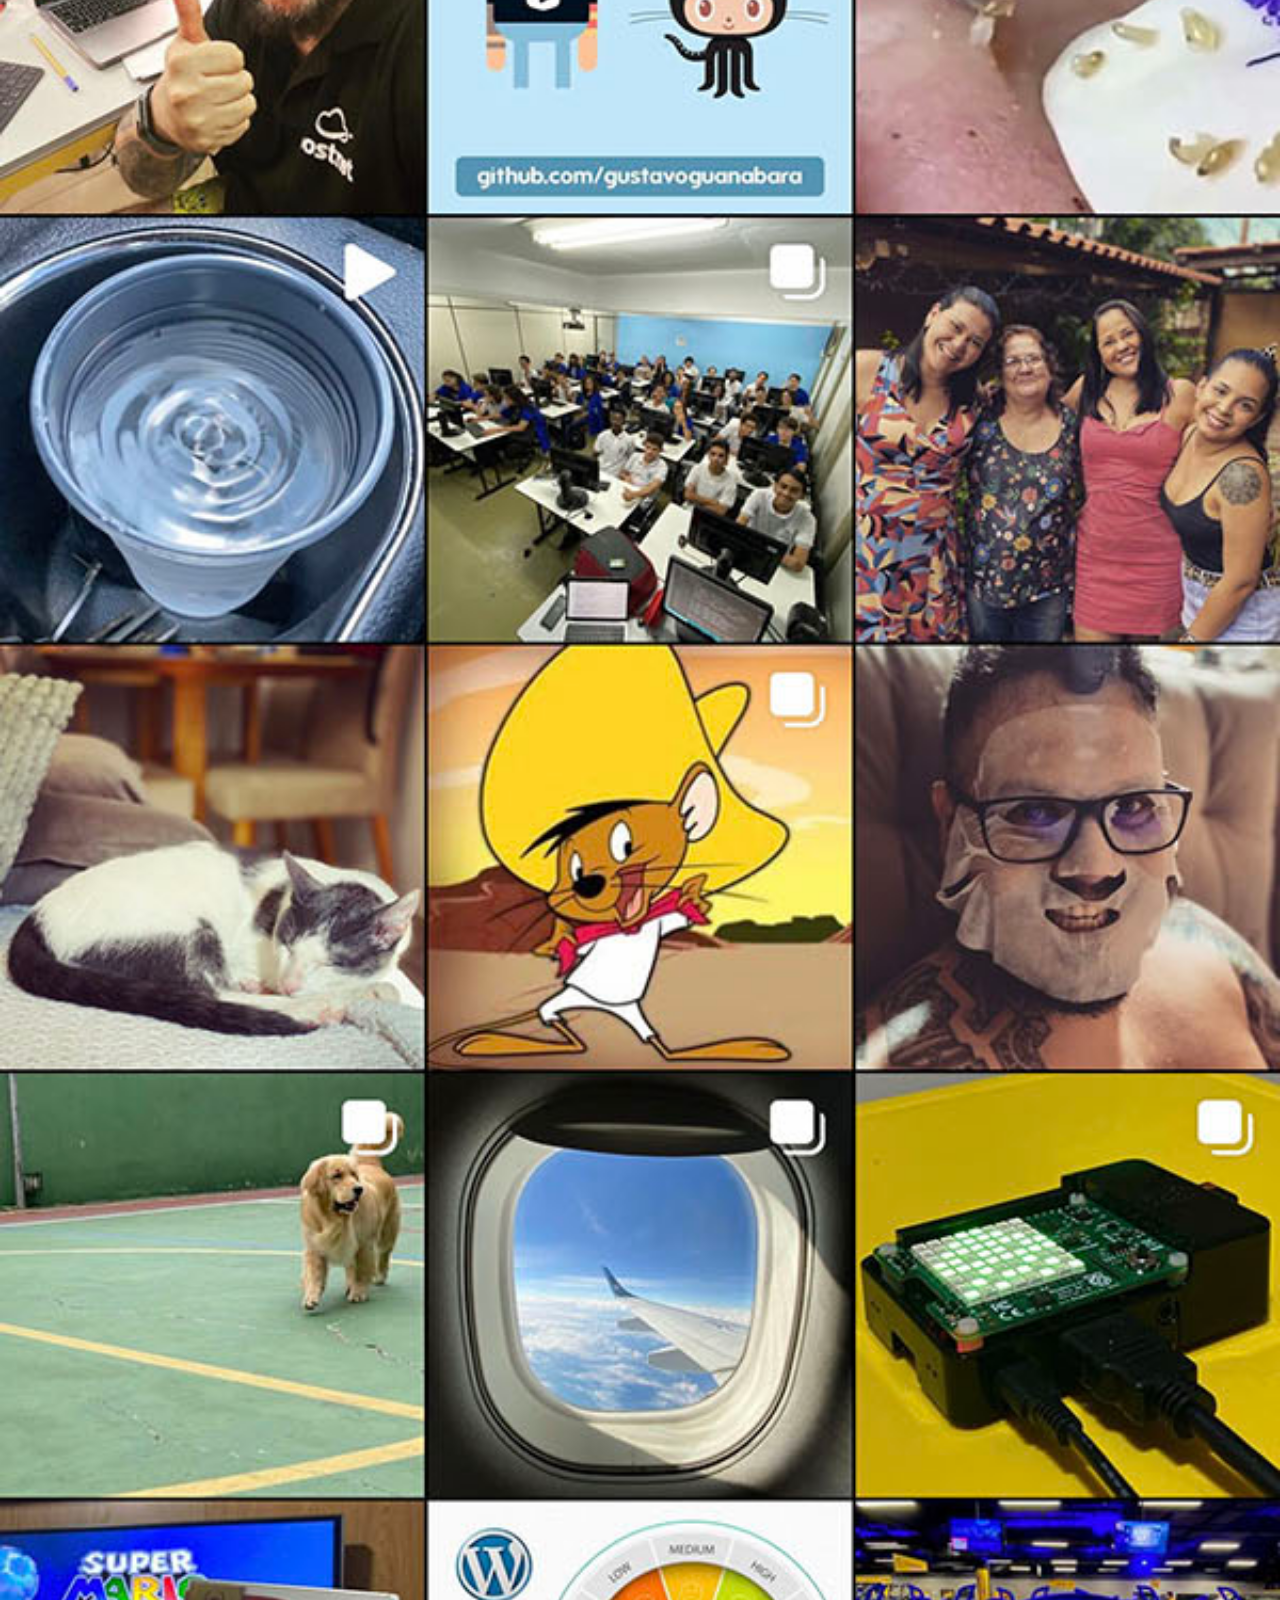
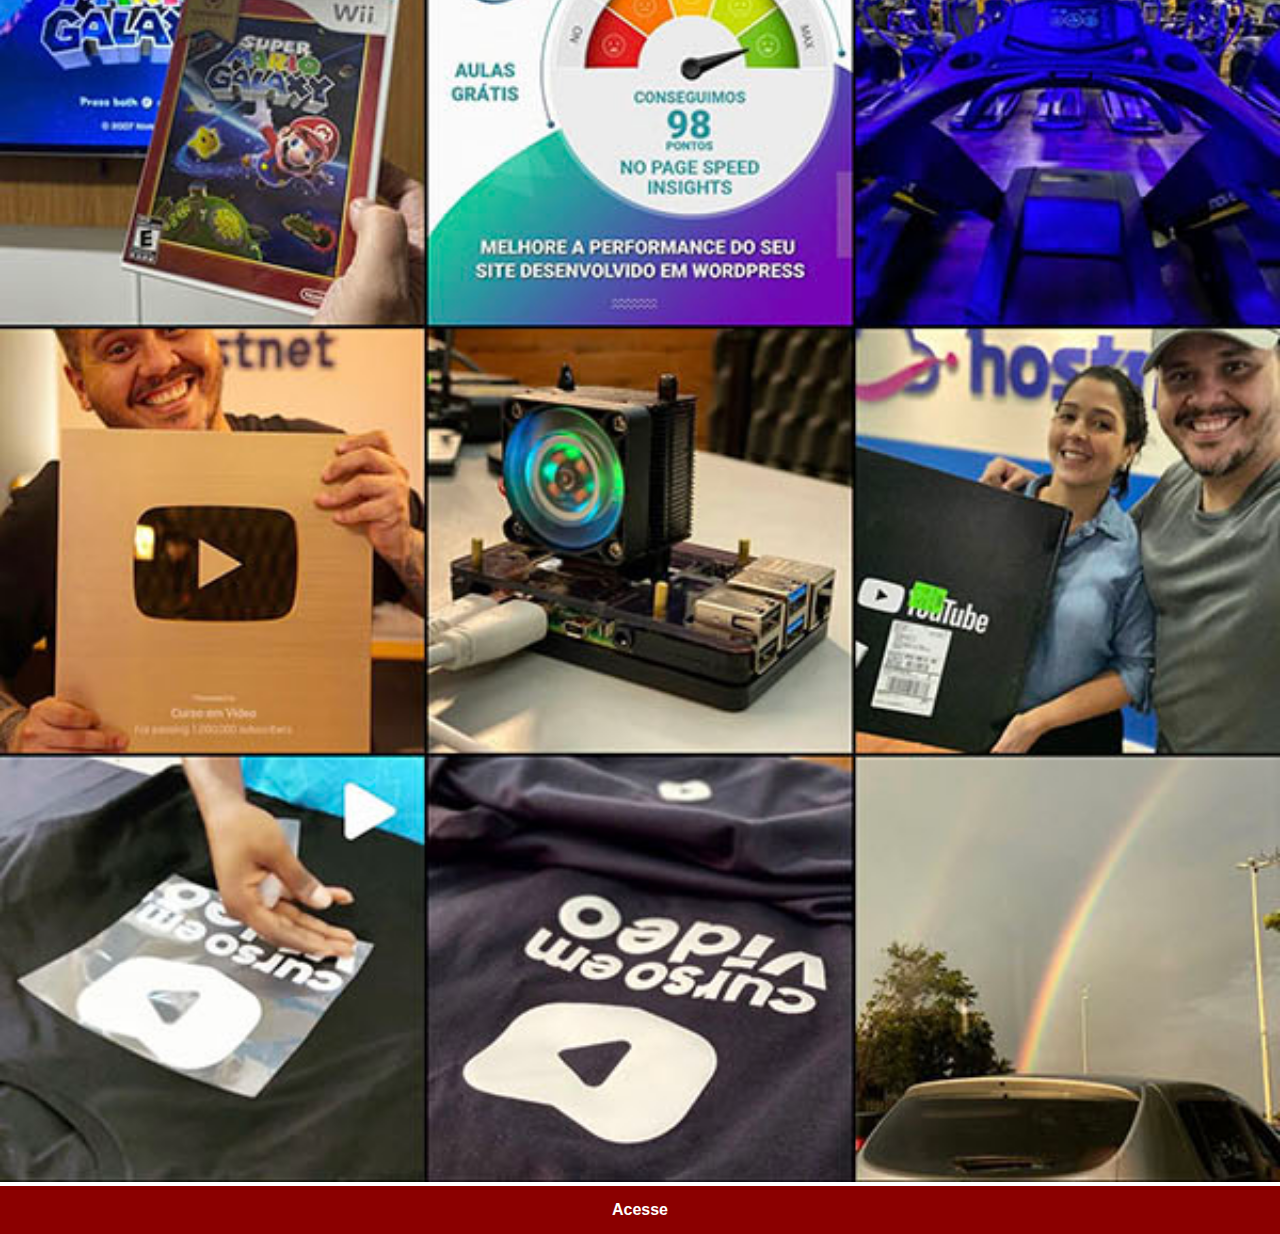
<file: instagram.html>
<!DOCTYPE html>
<html lang="pt-bt">
<head>
    <meta charset="UTF-8">
    <meta http-equiv="X-UA-Compatible" content="IE=edge">
    <meta name="viewport" content="width=device-width, initial-scale=1.0">
    <title>Youtube</title>
    <link rel="stylesheet" href="estilos/social.css">
    
</head>
<body>
    <img src="imagens/tela-instagram.jpg" alt="Instagram">
    <a href="https://www.instagram.com/gustavoguanabara/" target="_blank"> Acesse</a>
</body>
</html>
</file>
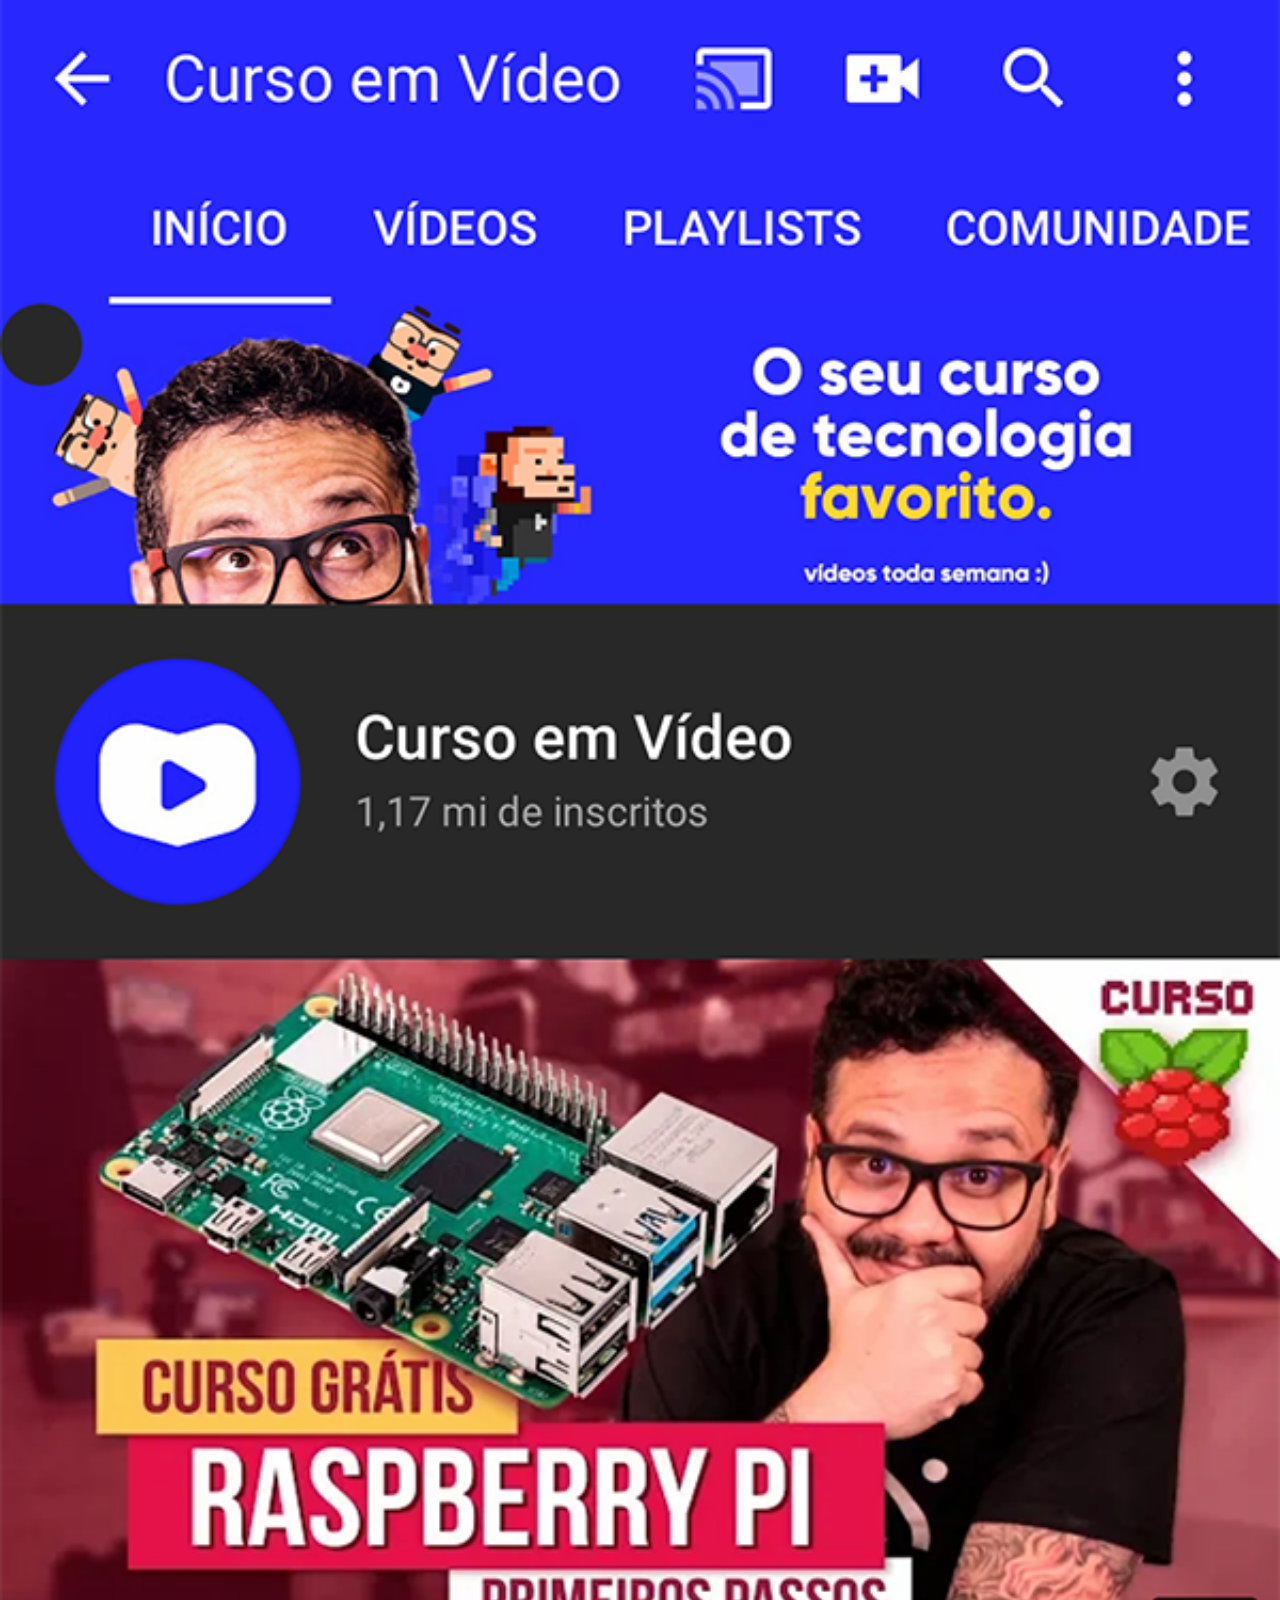
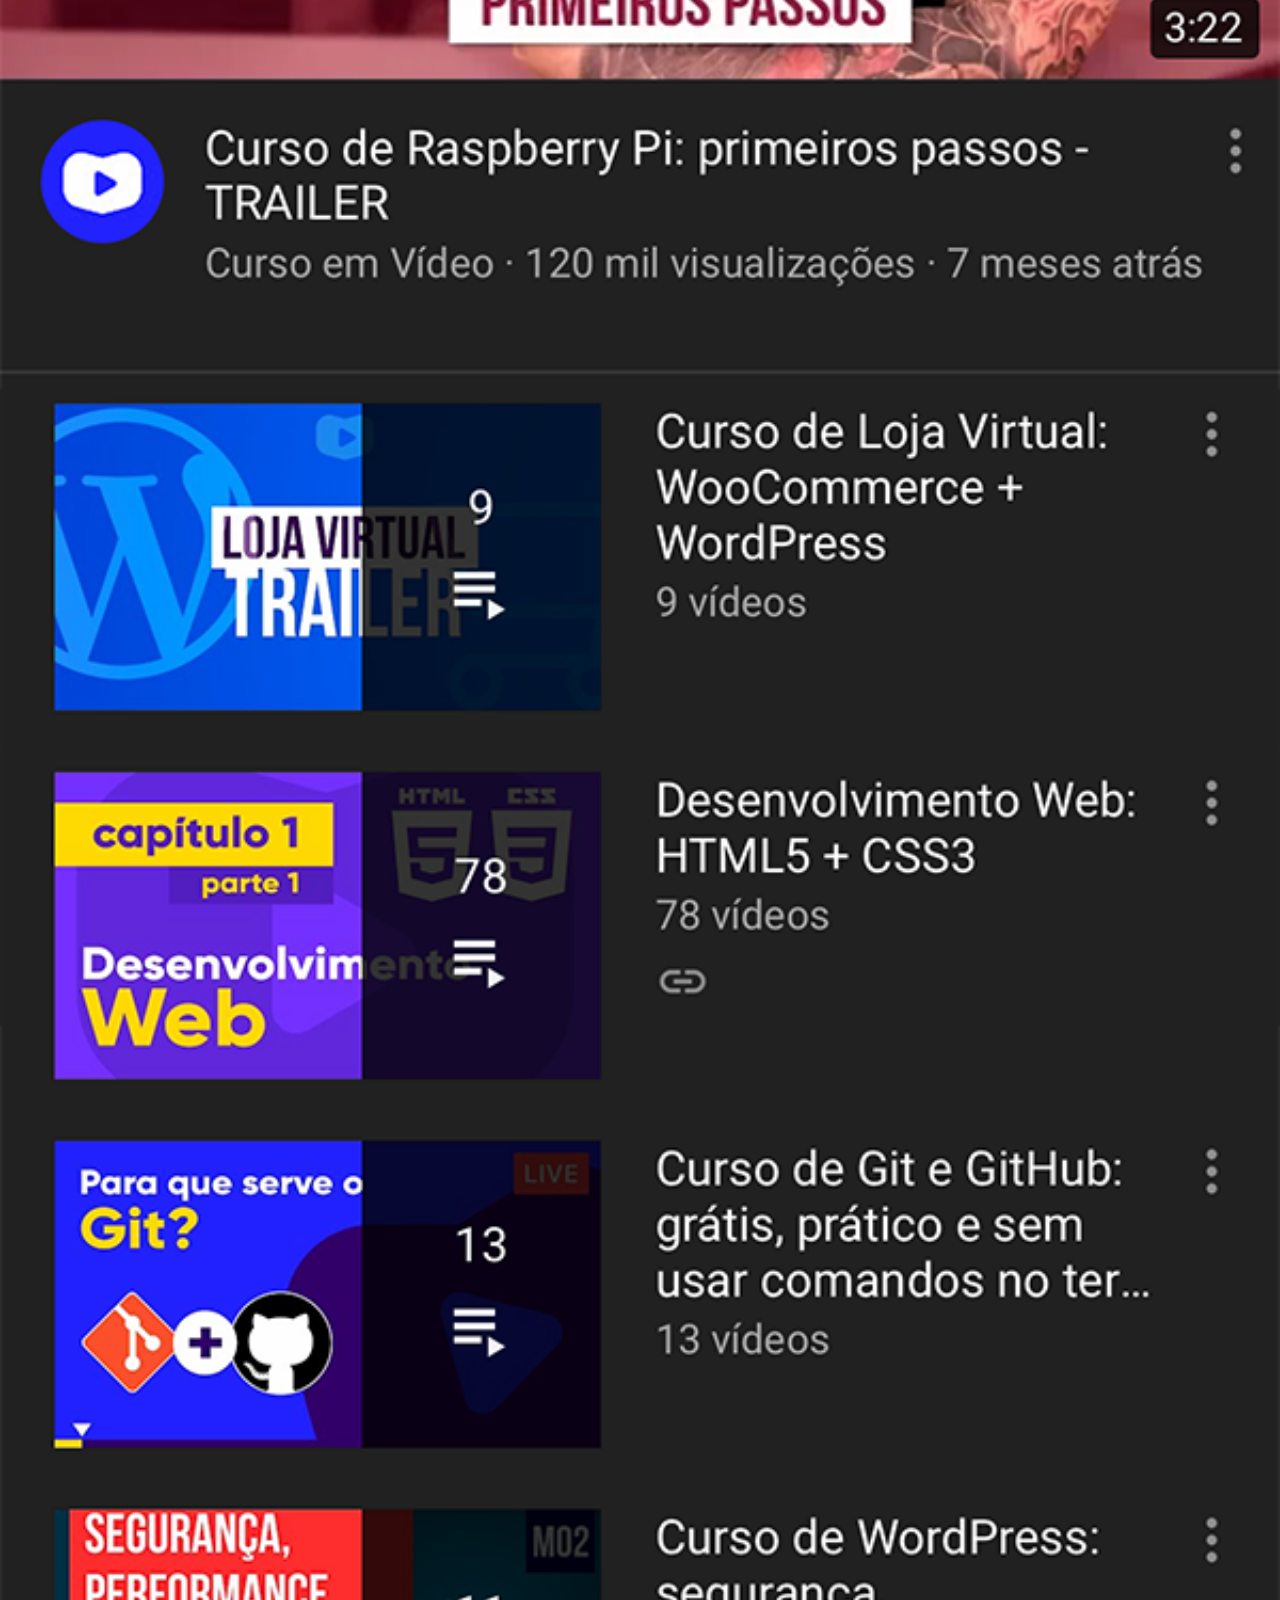
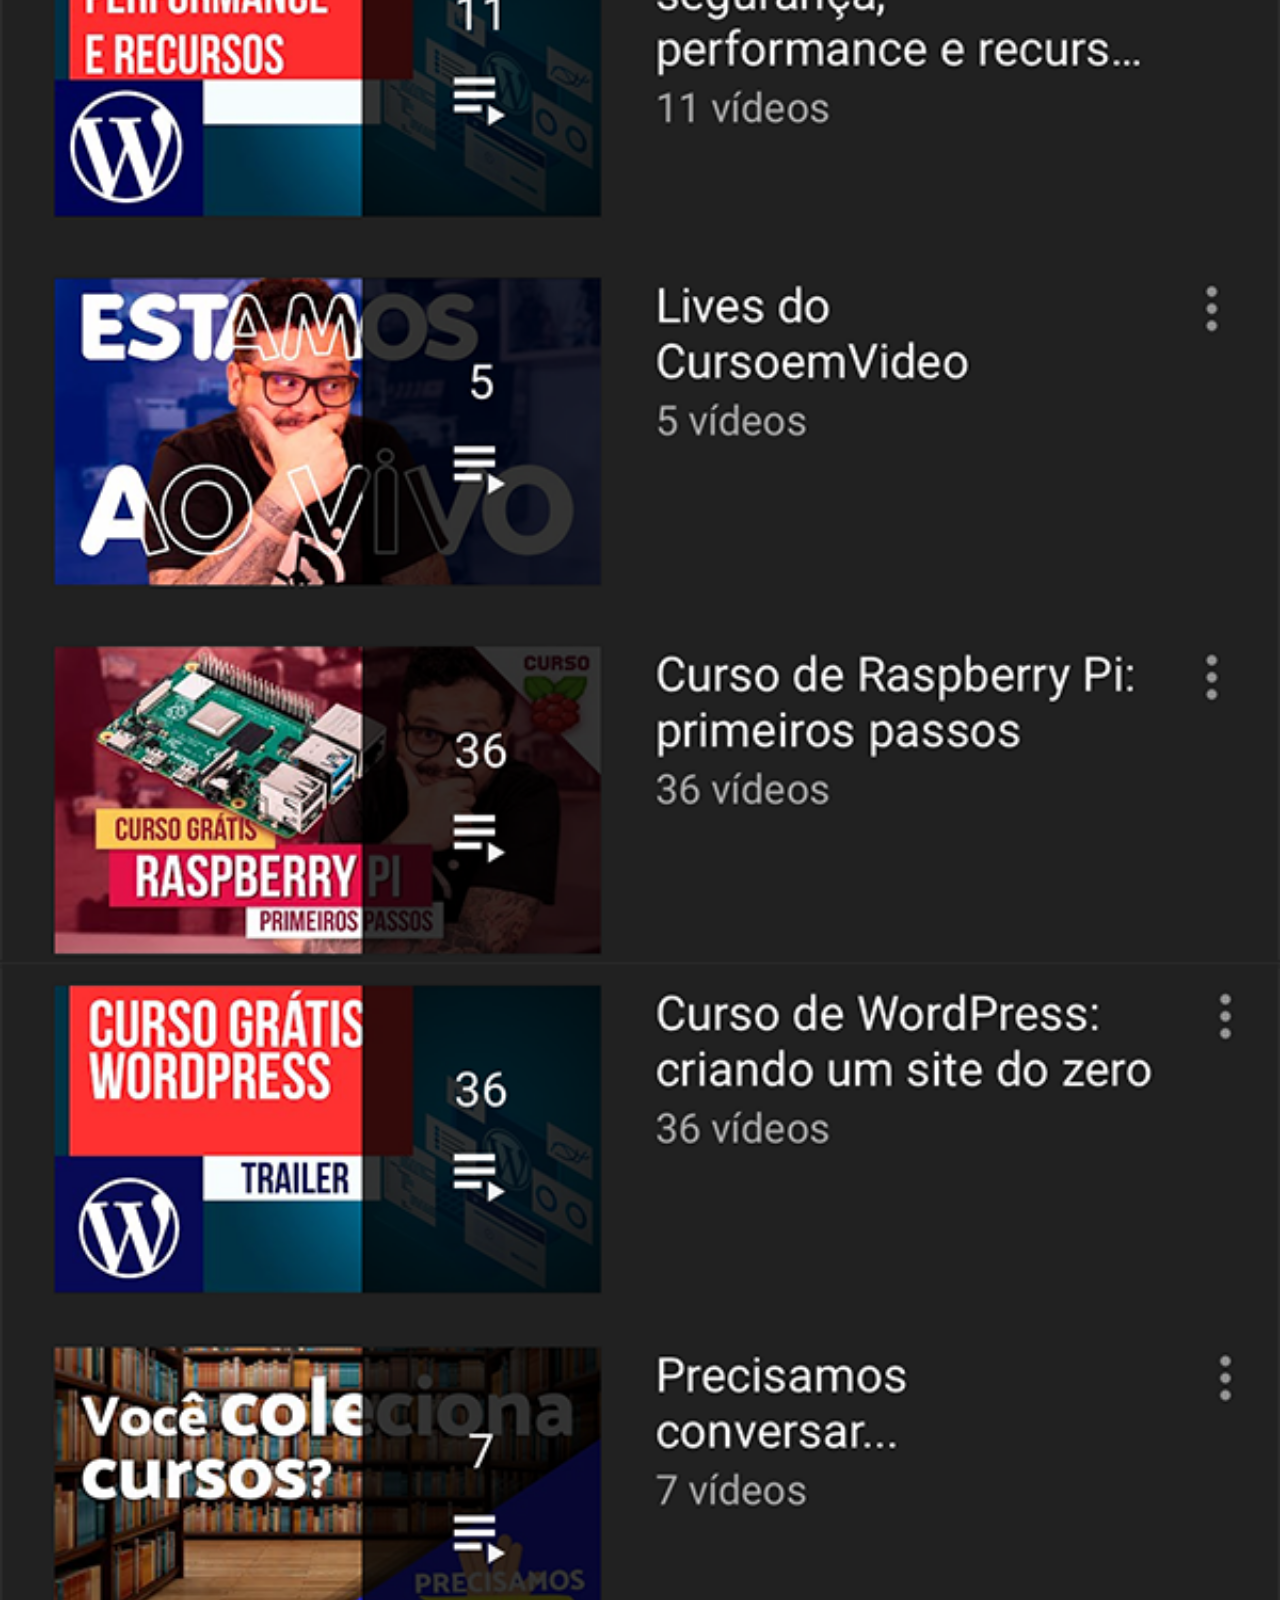
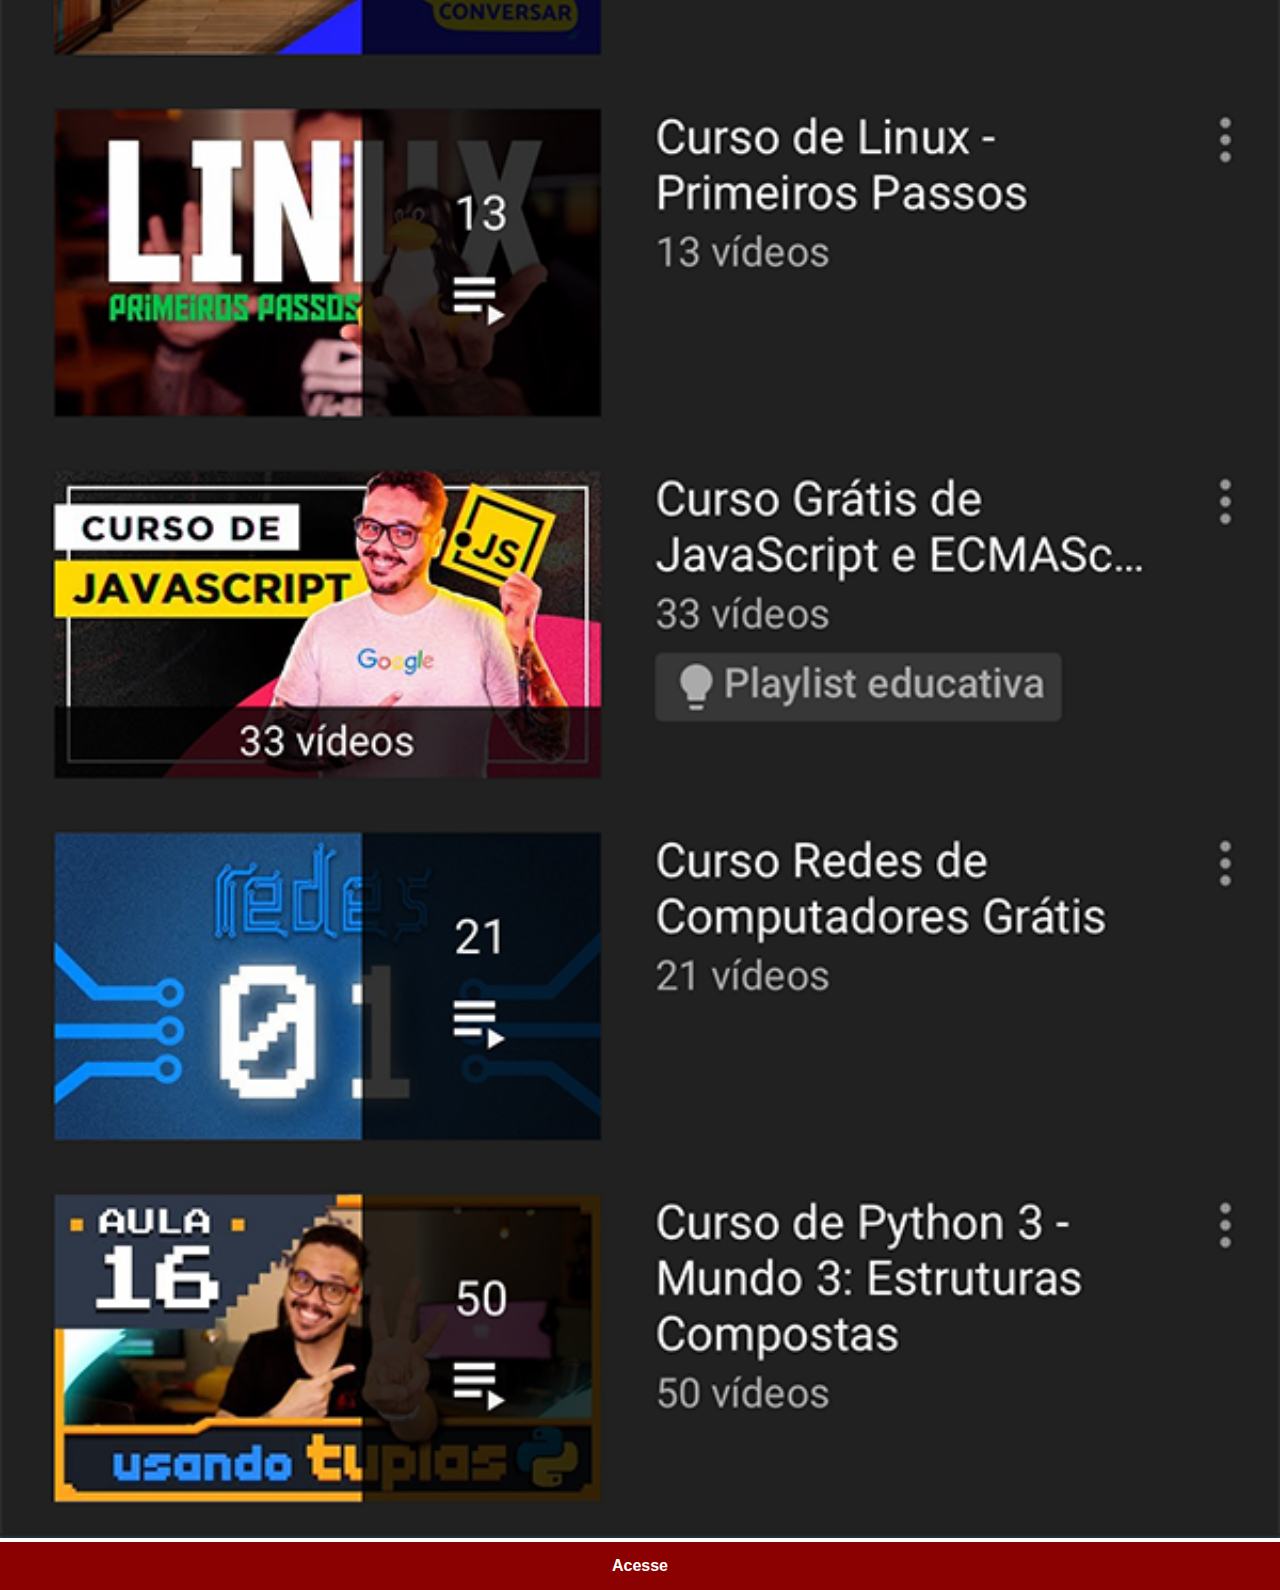
<file: youtube.html>
<!DOCTYPE html>
<html lang="pt-bt">
<head>
    <meta charset="UTF-8">
    <meta http-equiv="X-UA-Compatible" content="IE=edge">
    <meta name="viewport" content="width=device-width, initial-scale=1.0">
    <title>Youtube</title>
    <link rel="stylesheet" href="estilos/social.css">
    
</head>
<body>
    <img src="imagens/tela-youtube.png" alt="Youtube">
    <a href="https://www.youtube.com/@CursoemVideo" target="_blank"> Acesse</a>
</body>
</html>
</file>
<file: estilos/style.css>
@charset "UTF-8";

* {
    margin: 0px;
    padding: 0px;
    font-family: Arial, Helvetica, sans-serif;
}
html, body{
    height: 100vh;
    width: 100vw;
  
}
body{
    background: url('../imagens/fundo-madeira.jpg') no-repeat top center;
    background-size: cover;
    background-attachment: fixed;
}
main {
    position: relative;
    height: 100vh;
    
    
}

#telefone{
    position: absolute;
    top: 50%;
    left: 50%;
    transform: translate(-50%, -50%);

    height: 627px;
    width: 311px;
    background: url('../imagens/frame-iphone.png') no-repeat;

}
iframe#tela{
    position: relative;
    top: 80px;
    left: 22px;
    width: 269px;
    height: 471px;
} 
section#redes-sociais{
    text-align: right;
}

section#redes-sociais img {
    width: 50px;
    margin: 10px;
    border-radius: 50%;
    box-shadow: 2px 2px 5px rgba(0, 0, 0, 0.234);
    box-sizing: border-box;
    
}
section#redes-sociais img:hover{
    border: 2px solid white;
    transform: translate(-3px, 3px);
    box-shadow: 5px 5px 10px rgba(0, 0, 0, 0.271);
    transition: 0.5s;
}
</file>
<file: estilos/social.css>
@charset "UTF-8";

*{
    margin: 0px;
    padding: 0px;
    font-family: Arial, Helvetica, sans-serif;
}
::-webkit-scrollbar{
    width: 0px;
    height: 0px;
}
img{
    width: 100vw;
}
a {
    display: block;
    background-color: darkred;
    padding: 15px;
    text-align: center;
    font-weight: bolder;
    text-decoration: none;
    color: white;
}
a:hover{
    background-color: red;
}
</file>
